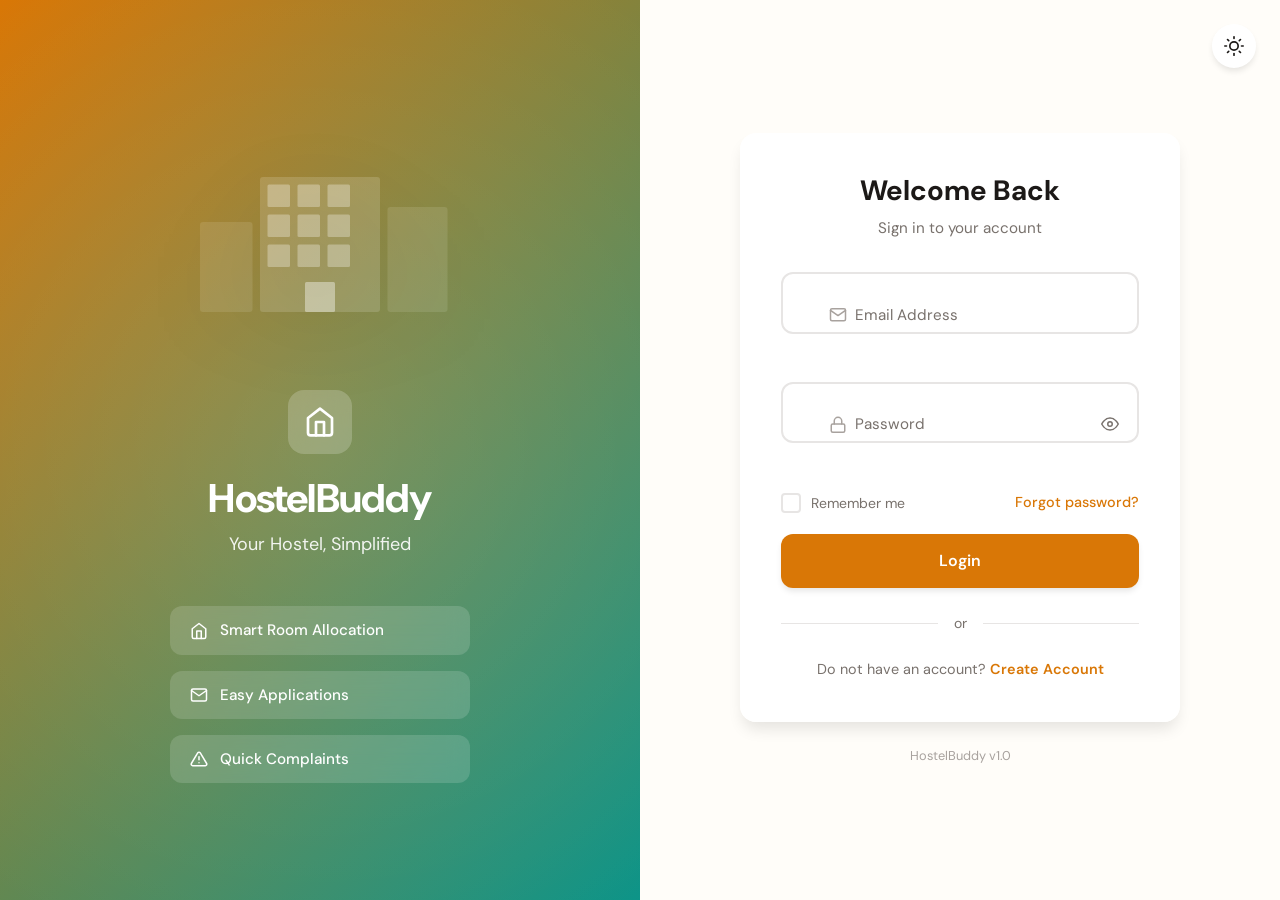
<file: frontend/index.html>
<!DOCTYPE html>
<html lang="en" data-theme="light">
<head>
  <meta charset="UTF-8">
  <meta name="viewport" content="width=device-width, initial-scale=1.0">
  <title>HostelBuddy - Hostel Management System</title>
  <meta name="description" content="HostelBuddy - Smart Hostel Management System for Students and Administrators">

  <!-- Fonts -->
  <link rel="preconnect" href="https://fonts.googleapis.com">
  <link rel="preconnect" href="https://fonts.gstatic.com" crossorigin>
  <link href="https://fonts.googleapis.com/css2?family=DM+Sans:ital,opsz,wght@0,9..40,400;0,9..40,500;0,9..40,600;0,9..40,700;1,9..40,400&family=JetBrains+Mono:wght@400;500;600&family=Plus+Jakarta+Sans:wght@500;600;700;800&display=swap" rel="stylesheet">

  <!-- CSS Files -->
  <link rel="stylesheet" href="css/reset.css">
  <link rel="stylesheet" href="css/variables.css">
  <link rel="stylesheet" href="css/layout.css">
  <link rel="stylesheet" href="css/components.css">
  <link rel="stylesheet" href="css/animations.css">
  <link rel="stylesheet" href="css/login.css">
  <link rel="stylesheet" href="css/student.css">
  <link rel="stylesheet" href="css/admin.css">
  <link rel="stylesheet" href="css/superadmin.css">
  <link rel="stylesheet" href="css/forms.css">
  
  <!-- Favicon -->
  <link rel="icon" type="image/svg+xml" href="assets/images/logo.svg">
</head>
<body style="background:#FAF5EE;">
  <!-- App Root - Pages render here -->
  <div id="app"><div style="display:flex;align-items:center;justify-content:center;min-height:100vh;font-family:system-ui;color:#78716C;"><p>Loading HostelBuddy...</p></div></div>

  <!-- Toast Container -->
  <div class="toast-container" id="toastContainer"></div>

  <!-- Core JS -->
  <script src="js/icons.js"></script>
  <script src="js/theme.js"></script>
  <script src="js/store.js"></script>
  <script src="js/animations.js"></script>
  <script src="js/utils.js"></script>
  <script src="js/api.js"></script>
  <script src="js/auth.js"></script>
  <script src="js/app.js"></script>
  
  <!-- Components -->
  <script src="js/components/sidebar.js"></script>
  <script src="js/components/navbar.js"></script>
  <script src="js/components/modal.js"></script>
  <script src="js/components/toast.js"></script>
  <script src="js/components/table.js"></script>
  <script src="js/components/card.js"></script>
  
  <!-- Student Pages -->
  <script src="js/pages/login.js"></script>
  <script src="js/pages/student/dashboard.js"></script>
  <script src="js/pages/student/application.js"></script>
  <script src="js/pages/student/myhostel.js"></script>
  <script src="js/pages/student/complaints.js"></script>
  <script src="js/pages/student/visitors.js"></script>
  <script src="js/pages/student/announcements.js"></script>
  <script src="js/pages/student/profile.js"></script>
  
  <!-- Admin Pages -->
  <script src="js/pages/admin/dashboard.js"></script>
  <script src="js/pages/admin/applications.js"></script>
  <script src="js/pages/admin/allocation.js"></script>
  <script src="js/pages/admin/rooms.js"></script>
  <script src="js/pages/admin/complaints.js"></script>
  <script src="js/pages/admin/visitors.js"></script>
  <script src="js/pages/admin/announcements.js"></script>
  <script src="js/pages/admin/students.js"></script>
  <script src="js/pages/admin/reports.js"></script>
  <script src="js/pages/admin/profile.js"></script>
  <script src="js/pages/admin/settings.js"></script>
  
  <!-- Super Admin Pages -->
  <script src="js/pages/superadmin/dashboard.js"></script>
  <script src="js/pages/superadmin/hostels.js"></script>
  <script src="js/pages/superadmin/admins.js"></script>
  <script src="js/pages/superadmin/users.js"></script>
  <script src="js/pages/superadmin/settings.js"></script>
  <script src="js/pages/superadmin/reports.js"></script>
  
  <!-- App Init -->
  <script>
    /* ============================================
       HostelBuddy SPA Router
       Single hashchange listener, no duplicates.
       ============================================ */
    (function() {
      'use strict';

      let currentHash = ''; // track to avoid duplicate renders

      function getUser() {
        try {
          return JSON.parse(localStorage.getItem('hb_user') || 'null');
        } catch (e) {
          return null;
        }
      }

      function navigate(hash) {
        window.location.hash = hash;
      }

      /* ---- Initial route ---- */
      document.addEventListener('DOMContentLoaded', function() {
        var app = document.getElementById('app');
        route(app);
      });

      /* ---- Single hashchange listener ---- */
      window.addEventListener('hashchange', function() {
        var app = document.getElementById('app');
        route(app);
      });

      /* ---- Route handler ---- */
      function route(app) {
        var hash = window.location.hash.slice(1) || 'login';
        var user = getUser();

        /* Already rendered this hash? skip. */
        if (hash === currentHash) return;
        currentHash = hash;

        if (!hash || hash === 'login') {
          if (user && user.token) {
            currentHash = ''; // will re-render on next hash
            navigate('#' + user.role + '/dashboard');
            return;
          }
          renderLoginPage(app);
        } else if (user && user.token) {
          var parts = hash.split('/');
          var role = parts[0] || 'student';
          var page = parts[1] || 'dashboard';
          renderDashboard(app, role, page);
        } else {
          currentHash = '';
          navigate('#login');
        }
      }

      /* ============================================
         LOGIN PAGE RENDERER
         ============================================ */
      function renderLoginPage(container) {
        container.innerHTML = `
          <!-- Theme Toggle -->
          <button class="theme-toggle" id="themeToggle" aria-label="Toggle theme">
            <svg class="icon-sun" xmlns="http://www.w3.org/2000/svg" width="20" height="20" viewBox="0 0 24 24" fill="none" stroke="currentColor" stroke-width="2" stroke-linecap="round" stroke-linejoin="round">
              <circle cx="12" cy="12" r="5"></circle>
              <line x1="12" y1="1" x2="12" y2="3"></line>
              <line x1="12" y1="21" x2="12" y2="23"></line>
              <line x1="4.22" y1="4.22" x2="5.64" y2="5.64"></line>
              <line x1="18.36" y1="18.36" x2="19.78" y2="19.78"></line>
              <line x1="1" y1="12" x2="3" y2="12"></line>
              <line x1="21" y1="12" x2="23" y2="12"></line>
              <line x1="4.22" y1="19.78" x2="5.64" y2="18.36"></line>
              <line x1="18.36" y1="5.64" x2="19.78" y2="4.22"></line>
            </svg>
            <svg class="icon-moon" xmlns="http://www.w3.org/2000/svg" width="20" height="20" viewBox="0 0 24 24" fill="none" stroke="currentColor" stroke-width="2" stroke-linecap="round" stroke-linejoin="round">
              <path d="M21 12.79A9 9 0 1 1 11.21 3 7 7 0 0 0 21 12.79z"></path>
            </svg>
          </button>

          <div class="login-container">
            <div class="login-left fade-in">
              <div class="login-left-content">
                <div class="illustration">
                  <svg viewBox="0 0 400 300" fill="none" xmlns="http://www.w3.org/2000/svg">
                    <rect x="120" y="80" width="160" height="180" rx="4" fill="rgba(255,255,255,0.15)"/>
                    <rect x="130" y="90" width="30" height="30" rx="2" fill="rgba(255,255,255,0.3)"/>
                    <rect x="170" y="90" width="30" height="30" rx="2" fill="rgba(255,255,255,0.3)"/>
                    <rect x="210" y="90" width="30" height="30" rx="2" fill="rgba(255,255,255,0.3)"/>
                    <rect x="130" y="130" width="30" height="30" rx="2" fill="rgba(255,255,255,0.3)"/>
                    <rect x="170" y="130" width="30" height="30" rx="2" fill="rgba(255,255,255,0.3)"/>
                    <rect x="210" y="130" width="30" height="30" rx="2" fill="rgba(255,255,255,0.3)"/>
                    <rect x="130" y="170" width="30" height="30" rx="2" fill="rgba(255,255,255,0.3)"/>
                    <rect x="170" y="170" width="30" height="30" rx="2" fill="rgba(255,255,255,0.3)"/>
                    <rect x="210" y="170" width="30" height="30" rx="2" fill="rgba(255,255,255,0.3)"/>
                    <rect x="180" y="220" width="40" height="40" rx="2" fill="rgba(255,255,255,0.4)"/>
                    <rect x="40" y="140" width="70" height="120" rx="4" fill="rgba(255,255,255,0.1)"/>
                    <rect x="290" y="120" width="80" height="140" rx="4" fill="rgba(255,255,255,0.1)"/>
                  </svg>
                </div>
                <div class="login-brand">
                  <div class="brand-icon">
                    <svg xmlns="http://www.w3.org/2000/svg" width="32" height="32" viewBox="0 0 24 24" fill="none" stroke="currentColor" stroke-width="2" stroke-linecap="round" stroke-linejoin="round">
                      <path d="M3 9l9-7 9 7v11a2 2 0 0 1-2 2H5a2 2 0 0 1-2-2z"></path>
                      <polyline points="9 22 9 12 15 12 15 22"></polyline>
                    </svg>
                  </div>
                  <h1 class="brand-name">HostelBuddy</h1>
                  <p class="brand-tagline">Your Hostel, Simplified</p>
                </div>
                <div class="login-features">
                  <div class="feature-item fade-in stagger-1">
                    <span class="feature-icon"><svg xmlns="http://www.w3.org/2000/svg" width="18" height="18" viewBox="0 0 24 24" fill="none" stroke="currentColor" stroke-width="2" stroke-linecap="round" stroke-linejoin="round"><path d="M3 9l9-7 9 7v11a2 2 0 0 1-2 2H5a2 2 0 0 1-2-2z"/><polyline points="9 22 9 12 15 12 15 22"/></svg></span>
                    <span class="feature-text">Smart Room Allocation</span>
                  </div>
                  <div class="feature-item fade-in stagger-2">
                    <span class="feature-icon"><svg xmlns="http://www.w3.org/2000/svg" width="18" height="18" viewBox="0 0 24 24" fill="none" stroke="currentColor" stroke-width="2" stroke-linecap="round" stroke-linejoin="round"><path d="M4 4h16c1.1 0 2 .9 2 2v12c0 1.1-.9 2-2 2H4c-1.1 0-2-.9-2-2V6c0-1.1.9-2 2-2z"/><polyline points="22,6 12,13 2,6"/></svg></span>
                    <span class="feature-text">Easy Applications</span>
                  </div>
                  <div class="feature-item fade-in stagger-3">
                    <span class="feature-icon"><svg xmlns="http://www.w3.org/2000/svg" width="18" height="18" viewBox="0 0 24 24" fill="none" stroke="currentColor" stroke-width="2" stroke-linecap="round" stroke-linejoin="round"><path d="M10.29 3.86L1.82 18a2 2 0 0 0 1.71 3h16.94a2 2 0 0 0 1.71-3L13.71 3.86a2 2 0 0 0-3.42 0z"/><line x1="12" y1="9" x2="12" y2="13"/><line x1="12" y1="17" x2="12.01" y2="17"/></svg></span>
                    <span class="feature-text">Quick Complaints</span>
                  </div>
                </div>
              </div>
            </div>

            <div class="login-right fade-in stagger-2">
              <div class="login-form-container">
                <div class="login-card glass-panel" id="loginCard">
                  <div class="login-header">
                    <h2 class="login-title">Welcome Back</h2>
                    <p class="login-subtitle">Sign in to your account</p>
                  </div>
                  
                  <form id="loginForm" class="login-form" novalidate>
                    <div class="input-group">
                      <input type="email" id="loginEmail" name="email" placeholder=" " required>
                      <label for="loginEmail">
                        <svg xmlns="http://www.w3.org/2000/svg" width="18" height="18" viewBox="0 0 24 24" fill="none" stroke="currentColor" stroke-width="2" stroke-linecap="round" stroke-linejoin="round">
                          <path d="M4 4h16c1.1 0 2 .9 2 2v12c0 1.1-.9 2-2 2H4c-1.1 0-2-.9-2-2V6c0-1.1.9-2 2-2z"></path>
                          <polyline points="22,6 12,13 2,6"></polyline>
                        </svg>
                        Email Address
                      </label>
                      <span class="input-error" id="emailError"></span>
                    </div>
                    
                    <div class="input-group">
                      <input type="password" id="loginPassword" name="password" placeholder=" " required>
                      <label for="loginPassword">
                        <svg xmlns="http://www.w3.org/2000/svg" width="18" height="18" viewBox="0 0 24 24" fill="none" stroke="currentColor" stroke-width="2" stroke-linecap="round" stroke-linejoin="round">
                          <rect x="3" y="11" width="18" height="11" rx="2" ry="2"></rect>
                          <path d="M7 11V7a5 5 0 0 1 10 0v4"></path>
                        </svg>
                        Password
                      </label>
                      <button type="button" class="password-toggle" id="passwordToggle" aria-label="Toggle password visibility">
                        <svg class="eye-icon" xmlns="http://www.w3.org/2000/svg" width="18" height="18" viewBox="0 0 24 24" fill="none" stroke="currentColor" stroke-width="2" stroke-linecap="round" stroke-linejoin="round">
                          <path d="M1 12s4-8 11-8 11 8 11 8-4 8-11 8-11-8-11-8z"></path>
                          <circle cx="12" cy="12" r="3"></circle>
                        </svg>
                        <svg class="eye-off-icon" xmlns="http://www.w3.org/2000/svg" width="18" height="18" viewBox="0 0 24 24" fill="none" stroke="currentColor" stroke-width="2" stroke-linecap="round" stroke-linejoin="round" style="display:none">
                          <path d="M17.94 17.94A10.07 10.07 0 0 1 12 20c-7 0-11-8-11-8a18.45 18.45 0 0 1 5.06-5.94M9.9 4.24A9.12 9.12 0 0 1 12 4c7 0 11 8 11 8a18.5 18.5 0 0 1-2.16 3.19m-6.72-1.07a3 3 0 1 1-4.24-4.24"></path>
                          <line x1="1" y1="1" x2="23" y2="23"></line>
                        </svg>
                      </button>
                      <span class="input-error" id="passwordError"></span>
                    </div>
                    
                    <div class="login-options">
                      <label class="checkbox-label">
                        <input type="checkbox" id="rememberMe" name="remember">
                        <span class="custom-checkbox"></span>
                        <span>Remember me</span>
                      </label>
                      <a href="#" class="forgot-password">Forgot password?</a>
                    </div>
                    
                    <button type="submit" class="login-btn magnetic-btn ripple-btn btn-lg" id="loginBtn">
                      <span class="btn-text">Login</span>
                      <span class="btn-loader" style="display:none">
                        <svg class="spinner" xmlns="http://www.w3.org/2000/svg" width="20" height="20" viewBox="0 0 24 24" fill="none" stroke="currentColor" stroke-width="2">
                          <circle cx="12" cy="12" r="10" stroke-dasharray="31.42" stroke-dashoffset="10"></circle>
                        </svg>
                      </span>
                    </button>
                  </form>
                  
                  <div class="login-divider">
                    <span>or</span>
                  </div>
                  
                  <div class="login-footer">
                    <p>Do not have an account? <a href="#" id="showRegister" class="link-primary">Create Account</a></p>
                  </div>
                </div>
                
                <div class="login-version">
                  <p>HostelBuddy v1.0</p>
                </div>
              </div>
            </div>
          </div>
        `;
        
        /* Initialize login page — wrapped so errors don't break anything */
        try {
          if (typeof LoginPage !== 'undefined' && LoginPage.init) {
            LoginPage.init();
          }
        } catch (e) {
          console.error('[HostelBuddy] LoginPage.init error:', e);
        }
      }

      /* ============================================
         DASHBOARD LAYOUT RENDERER
         Fully fault-tolerant: each component is isolated
         ============================================ */
      function renderDashboard(container, role, page) {
        var user = {};
        try { user = JSON.parse(localStorage.getItem('hb_user') || '{}'); } catch(e) {}

        var pageKey = role + '/' + page;
        var pageContent = '';
        var sidebarHTML = '';
        var navbarHTML = '';

        /* --- Page content --- */
        var pageRenderers = {
          'student/dashboard':      function() { return StudentDashboard.render(); },
          'student/application':    function() { return StudentApplication.render(); },
          'student/myhostel':       function() { return StudentMyHostel.render(); },
          'student/complaints':     function() { return StudentComplaints.render(); },
          'student/visitors':       function() { return StudentVisitors.render(); },
          'student/announcements':  function() { return StudentAnnouncements.render(); },
          'student/profile':        function() { return StudentProfile.render(); },
          'admin/dashboard':        function() { return AdminDashboard.render(); },
          'admin/applications':     function() { return AdminApplications.render(); },
          'admin/allocation':       function() { return AdminAllocation.render(); },
          'admin/rooms':            function() { return AdminRooms.render(); },
          'admin/students':         function() { return AdminStudents.render(); },
          'admin/complaints':       function() { return AdminComplaints.render(); },
          'admin/visitors':         function() { return AdminVisitors.render(); },
          'admin/announcements':    function() { return AdminAnnouncements.render(); },
          'admin/reports':          function() { return Reports.render(); },
          'admin/profile':          function() { return AdminProfile.render(); },
          'admin/settings':         function() { return AdminSettings.render(); },
          'superadmin/dashboard':   function() { return SuperAdminDashboard.render(); },
          'superadmin/hostels':     function() { return SuperAdminHostels.render(); },
          'superadmin/admins':      function() { return SuperAdminAdmins.render(); },
          'superadmin/users':       function() { return SuperAdminUsers.render(); },
          'superadmin/reports':     function() { return SuperAdminReports.render(); },
          'superadmin/settings':    function() { return SuperAdminSettings.render(); },
        };

        var renderer = pageRenderers[pageKey];
        if (renderer) {
          try {
            pageContent = renderer();
          } catch (e) {
            console.error('[HostelBuddy] Page render error:', pageKey, e);
            pageContent = '<div style="padding:40px;text-align:center"><h2>Page Error</h2><p style="color:#78716C">Failed to render ' + pageKey + '</p><pre style="text-align:left;background:#f5f0e6;padding:16px;border-radius:8px;margin-top:16px;overflow:auto;font-size:13px;max-width:600px">' + e.stack + '</pre></div>';
          }
        } else {
          pageContent = '<div style="padding:40px;text-align:center"><h2>Page not found</h2><p style="color:#78716C">The page "' + pageKey + '" does not exist.</p></div>';
        }

        /* --- Page titles --- */
        var pageTitles = {
          'dashboard': 'Dashboard', 'application': 'Hostel Application', 'myhostel': 'My Hostel',
          'complaints': 'Complaints', 'visitors': 'Visitors', 'announcements': 'Announcements',
          'profile': 'Profile', 'applications': 'Applications', 'allocation': 'Room Allocation',
          'rooms': 'Rooms', 'reports': 'Reports', 'hostels': 'Hostels', 'admins': 'Admins',
          'users': 'Users', 'settings': 'Settings'
        };
        var pageTitle = pageTitles[page] || 'Dashboard';

        /* --- Sidebar --- */
        try {
          sidebarHTML = Sidebar.render(role, page);
        } catch (e) {
          console.error('[HostelBuddy] Sidebar render error:', e);
          sidebarHTML = '';
        }

        /* --- Navbar --- */
        try {
          navbarHTML = Navbar.render(pageTitle, user);
        } catch (e) {
          console.error('[HostelBuddy] Navbar render error:', e);
          navbarHTML = '';
        }

        /* --- Assemble layout --- */
        container.innerHTML = '<div class="app-layout">' +
          sidebarHTML +
          '<div class="main-content">' +
            navbarHTML +
            '<div class="page-content" id="pageContent">' +
              pageContent +
            '</div>' +
          '</div>' +
        '</div>';

        console.log('[HostelBuddy] Rendered:', pageKey);

        /* --- Post-render init (delayed so DOM is ready) --- */
        setTimeout(function() {
          try {
            var initMap = {
              'student/dashboard':      function() { StudentDashboard.init && StudentDashboard.init(); },
              'student/application':    function() { StudentApplication.init && StudentApplication.init(); },
              'student/myhostel':       function() { StudentMyHostel.init && StudentMyHostel.init(); },
              'student/complaints':     function() { StudentComplaints.init && StudentComplaints.init(); },
              'student/visitors':       function() { StudentVisitors.init && StudentVisitors.init(); },
              'student/announcements':  function() { StudentAnnouncements.init && StudentAnnouncements.init(); },
              'student/profile':        function() { StudentProfile.init && StudentProfile.init(); },
              'admin/dashboard':        function() { AdminDashboard.init && AdminDashboard.init(); },
              'admin/applications':     function() { AdminApplications.init && AdminApplications.init(); },
              'admin/allocation':       function() { AdminAllocation.init && AdminAllocation.init(); },
              'admin/rooms':            function() { AdminRooms.init && AdminRooms.init(); },
              'admin/students':         function() { AdminStudents.init && AdminStudents.init(); },
              'admin/complaints':       function() { AdminComplaints.init && AdminComplaints.init(); },
              'admin/visitors':         function() { AdminVisitors.init && AdminVisitors.init(); },
              'admin/announcements':    function() { AdminAnnouncements.init && AdminAnnouncements.init(); },
              'admin/reports':          function() { Reports.init && Reports.init(); },
              'admin/profile':          function() { AdminProfile.init && AdminProfile.init(); },
              'admin/settings':         function() { AdminSettings.init && AdminSettings.init(); },
              'superadmin/dashboard':   function() { SuperAdminDashboard.init && SuperAdminDashboard.init(); },
              'superadmin/hostels':     function() { SuperAdminHostels.init && SuperAdminHostels.init(); },
              'superadmin/admins':      function() { SuperAdminAdmins.init && SuperAdminAdmins.init(); },
              'superadmin/users':       function() { SuperAdminUsers.init && SuperAdminUsers.init(); },
              'superadmin/reports':     function() { SuperAdminReports.init && SuperAdminReports.init(); },
              'superadmin/settings':    function() { SuperAdminSettings.init && SuperAdminSettings.init(); }
            };
            if (initMap[pageKey]) initMap[pageKey]();
          } catch (e) {
            console.error('[HostelBuddy] Init error:', e);
          }
          try { Sidebar.init && Sidebar.init(); } catch(e) { console.error(e); }
          try { Navbar.init && Navbar.init(); } catch(e) { console.error(e); }
        }, 100);
      }

    })();
  </script>
</body>
</html>
</file>
<file: frontend/css/variables.css>
/* ==========================================================================
   HostelBuddy — Design Tokens
   Light mode (default) + dark mode via [data-theme="dark"].
   Single source of truth for the entire design system.
   ========================================================================== */

:root {
  /* ------------------------------------------------------------------
     Colour Palette — Light Mode
     ------------------------------------------------------------------ */

  /* Surfaces */
  --bg: #FFFDF9;
  --bg-secondary: #FAF5EE;
  --card: #FFFFFF;
  --sidebar: #1C1917;

  /* Brand */
  --primary: #D97706;
  --primary-hover: #B45309;
  --primary-light: rgba(217, 119, 6, 0.1);
  --secondary: #0D9488;
  --secondary-light: rgba(13, 148, 136, 0.1);

  /* Status */
  --danger: #DC2626;
  --danger-light: rgba(220, 38, 38, 0.1);
  --warning: #D97706;
  --warning-light: rgba(217, 119, 6, 0.1);
  --info: #3B82F6;
  --info-light: rgba(59, 130, 246, 0.1);
  --success: #0D9488;
  --success-light: rgba(13, 148, 136, 0.1);

  /* Text */
  --text: #1C1917;
  --text-secondary: #78716C;
  --text-muted: #A8A29E;

  /* Borders & surfaces */
  --border: #E7E5E4;
  --hover: #F5F0E6;

  /* Shadows */
  --shadow-sm: 0 1px 2px rgba(0, 0, 0, 0.05);
  --shadow-md: 0 4px 6px -1px rgba(0, 0, 0, 0.1);
  --shadow-lg: 0 10px 15px -3px rgba(0, 0, 0, 0.1);
  --shadow-dark: rgba(0, 0, 0, 0.1);
  --shadow-light: rgba(255, 255, 255, 0.7);

  /* Border radius */
  --radius-sm: 8px;
  --radius-md: 12px;
  --radius-lg: 16px;
  --radius-full: 9999px;

  /* Layout */
  --sidebar-width: 260px;
  --sidebar-collapsed: 70px;
  --navbar-height: 64px;

  /* Motion */
  --transition: 0.3s ease;
}

/* ------------------------------------------------------------------
   Colour Palette — Dark Mode
   Activated by <html data-theme="dark"> or media query.
   ------------------------------------------------------------------ */
[data-theme="dark"] {
  /* Surfaces */
  --bg: #0C0A09;
  --bg-secondary: #1C1917;
  --card: #1C1917;
  --sidebar: #0C0A09;

  /* Brand — brighter in dark mode for contrast */
  --primary: #F59E0B;
  --primary-hover: #D97706;
  --primary-light: rgba(245, 158, 11, 0.15);
  --secondary: #14B8A6;
  --secondary-light: rgba(20, 184, 166, 0.15);

  /* Status — same values, re-declared for clarity */
  --danger: #DC2626;
  --danger-light: rgba(220, 38, 38, 0.15);
  --warning: #F59E0B;
  --warning-light: rgba(245, 158, 11, 0.15);
  --info: #3B82F6;
  --info-light: rgba(59, 130, 246, 0.15);
  --success: #14B8A6;
  --success-light: rgba(20, 184, 166, 0.15);

  /* Text — lighter for dark backgrounds */
  --text: #FAFAF9;
  --text-secondary: #A8A29E;
  --text-muted: #78716C;

  /* Borders & surfaces */
  --border: rgba(255, 255, 255, 0.08);
  --hover: rgba(255, 255, 255, 0.05);

  /* Shadows — heavier in dark mode */
  --shadow-sm: 0 1px 2px rgba(0, 0, 0, 0.3);
  --shadow-md: 0 4px 6px rgba(0, 0, 0, 0.4);
  --shadow-lg: 0 10px 15px rgba(0, 0, 0, 0.5);
  --shadow-dark: rgba(0, 0, 0, 0.5);
  --shadow-light: rgba(255, 255, 255, 0.05);
}
</file>
<file: frontend/css/layout.css>
/* ==========================================================================
   HostelBuddy — Layout Utilities
   Mobile-first utility classes for rapid layout composition.
   ========================================================================== */

/* ---- Body base ---- */
body {
  font-family: 'DM Sans', ui-sans-serif, system-ui, -apple-system, BlinkMacSystemFont,
               'Segoe UI', Roboto, 'Helvetica Neue', Arial, sans-serif;
  background: var(--bg);
  color: var(--text);
}

/* ====================================================================
   1. Flexbox
   ==================================================================== */
.flex          { display: flex; }
.flex-col      { display: flex; flex-direction: column; }
.flex-wrap     { flex-wrap: wrap; }
.items-center  { align-items: center; }
.items-start   { align-items: flex-start; }
.justify-between { justify-content: space-between; }
.justify-center  { justify-content: center; }

/* ====================================================================
   2. Gap Scale
   ==================================================================== */
.gap-xs { gap: 4px; }
.gap-sm { gap: 8px; }
.gap-md { gap: 16px; }
.gap-lg { gap: 24px; }
.gap-xl { gap: 32px; }

/* ====================================================================
   3. Grid
   ==================================================================== */
.grid   { display: grid; }
.grid-2 { display: grid; grid-template-columns: repeat(2, 1fr); }
.grid-3 { display: grid; grid-template-columns: repeat(3, 1fr); }
.grid-4 { display: grid; grid-template-columns: repeat(4, 1fr); }

/* Bento grid — 4 columns with spanning helpers */
.bento-grid  { display: grid; grid-template-columns: repeat(4, 1fr); gap: 16px; }
.bento-large { grid-column: span 2; }
.bento-wide  { grid-column: span 2; }

/* Responsive collapse */
@media (max-width: 1023px) {
  .grid-3, .grid-4, .bento-grid { grid-template-columns: repeat(2, 1fr); }
}

@media (max-width: 767px) {
  .grid-2, .grid-3, .grid-4, .bento-grid { grid-template-columns: 1fr; }
  .bento-large, .bento-wide { grid-column: span 1; }
}

/* ====================================================================
   4. Spacing — Padding
   ==================================================================== */
.p-sm  { padding: 8px; }
.p-md  { padding: 16px; }
.p-lg  { padding: 24px; }
.p-xl  { padding: 32px; }

.px-sm { padding-left: 8px; padding-right: 8px; }
.px-md { padding-left: 16px; padding-right: 16px; }
.px-lg { padding-left: 24px; padding-right: 24px; }

.py-sm { padding-top: 8px; padding-bottom: 8px; }
.py-md { padding-top: 16px; padding-bottom: 16px; }
.py-lg { padding-top: 24px; padding-bottom: 24px; }

/* ====================================================================
   5. Spacing — Margin
   ==================================================================== */
.m-sm  { margin: 8px; }
.m-md  { margin: 16px; }
.m-lg  { margin: 24px; }
.mx-auto { margin-left: auto; margin-right: auto; }
.mt-auto { margin-top: auto; }
.mb-auto { margin-bottom: auto; }

/* ====================================================================
   6. Typography
   ==================================================================== */
.text-xs   { font-size: 0.75rem; }
.text-sm   { font-size: 0.875rem; }
.text-base { font-size: 1rem; }
.text-lg   { font-size: 1.125rem; }
.text-xl   { font-size: 1.25rem; }
.text-2xl  { font-size: 1.5rem; }
.text-3xl  { font-size: 1.875rem; }

.font-medium   { font-weight: 500; }
.font-semibold { font-weight: 600; }
.font-bold     { font-weight: 700; }

.text-center { text-align: center; }
.text-right  { text-align: right; }

/* ====================================================================
   7. Display
   ==================================================================== */
.hidden    { display: none; }
.block     { display: block; }
.relative  { position: relative; }
.absolute  { position: absolute; }
.fixed     { position: fixed; }
.sticky    { position: sticky; }

/* ====================================================================
   8. Width
   ==================================================================== */
.w-full   { width: 100%; }
.max-w-sm { max-width: 24rem; }
.max-w-md { max-width: 28rem; }
.max-w-lg { max-width: 32rem; }
.max-w-xl { max-width: 36rem; }

/* ====================================================================
   9. Overflow
   ==================================================================== */
.overflow-hidden { overflow: hidden; }
.overflow-auto   { overflow: auto; }

/* ====================================================================
   10. Cursor
   ==================================================================== */
.cursor-pointer { cursor: pointer; }

/* ====================================================================
   11. Transitions
   ==================================================================== */
.transition-all     { transition: all var(--transition); }
.transition-transform { transition: transform var(--transition); }

/* ====================================================================
   12. Border Radius
   ==================================================================== */
.rounded-sm   { border-radius: var(--radius-sm); }
.rounded-md   { border-radius: var(--radius-md); }
.rounded-lg   { border-radius: var(--radius-lg); }
.rounded-full { border-radius: var(--radius-full); }

/* ====================================================================
   13. Background Helpers
   ==================================================================== */
.bg-card { background: var(--card); }
.bg-hover { background: var(--hover); }

/* ====================================================================
   14. Container
   ==================================================================== */
.container {
  width: 100%;
  max-width: 1200px;
  margin-left: auto;
  margin-right: auto;
  padding-left: 16px;
  padding-right: 16px;
}

/* ====================================================================
   15. Divider
   ==================================================================== */
.divider {
  height: 1px;
  background: var(--border);
  border: none;
  margin: 16px 0;
}
</file>
<file: frontend/css/components.css>
/* ==========================================================================
   HostelBuddy — Reusable Components
   Buttons, badges, cards, spotlight, tilt, glass, forms, progress,
   toggle, avatar, skeleton, notification dots, sidebar, navbar.
   ========================================================================== */

/* ====================================================================
   1. Buttons — Magnetic (primary CTA)
   ==================================================================== */
.magnetic-btn {
  display: inline-flex;
  align-items: center;
  justify-content: center;
  gap: 8px;
  padding: 14px 32px;
  background: var(--primary);
  color: #fff;
  border: none;
  border-radius: var(--radius-full);
  font-size: 0.9375rem;
  font-weight: 600;
  cursor: pointer;
  box-shadow: var(--shadow-md);
  transition: all var(--transition);
  will-change: transform;
}

.magnetic-btn:hover {
  background: var(--primary-hover);
  box-shadow: var(--shadow-lg);
  transform: translateY(-2px);
}

.magnetic-btn:active {
  transform: translateY(0);
}

/* ---- Ripple effect wrapper ---- */
.ripple-btn {
  position: relative;
  overflow: hidden;
}

.ripple {
  position: absolute;
  border-radius: 50%;
  background: rgba(255, 255, 255, 0.4);
  transform: scale(0);
  pointer-events: none;
  animation: rippleExpand 0.6s ease-out forwards;
}

@keyframes rippleExpand {
  to {
    transform: scale(4);
    opacity: 0;
  }
}

/* ---- Secondary (neumorphic) ---- */
.btn-secondary {
  display: inline-flex;
  align-items: center;
  justify-content: center;
  gap: 8px;
  padding: 12px 24px;
  background: var(--bg-secondary);
  color: var(--text);
  border: none;
  border-radius: var(--radius-md);
  font-size: 0.875rem;
  font-weight: 600;
  cursor: pointer;
  box-shadow:
    6px 6px 12px var(--shadow-dark),
    -6px -6px 12px var(--shadow-light);
  transition: all var(--transition);
}

.btn-secondary:hover {
  box-shadow:
    4px 4px 8px var(--shadow-dark),
    -4px -4px 8px var(--shadow-light);
  transform: translateY(-1px);
}

/* ---- Danger ---- */
.btn-danger {
  display: inline-flex;
  align-items: center;
  justify-content: center;
  gap: 8px;
  padding: 12px 24px;
  background: var(--danger);
  color: #fff;
  border: none;
  border-radius: var(--radius-md);
  font-size: 0.875rem;
  font-weight: 600;
  cursor: pointer;
  box-shadow: var(--shadow-md);
  transition: all var(--transition);
}

.btn-danger:hover {
  background: #B91C1C;
  transform: translateY(-1px);
}

/* ---- Sizes ---- */
.btn-sm {
  padding: 8px 16px;
  font-size: 0.8125rem;
}

.btn-lg {
  padding: 16px 40px;
  font-size: 1rem;
}

/* ====================================================================
   2. Badges
   ==================================================================== */
.badge {
  display: inline-flex;
  align-items: center;
  gap: 4px;
  padding: 0.25rem 0.75rem;
  border-radius: var(--radius-full);
  font-size: 0.75rem;
  font-weight: 600;
  white-space: nowrap;
}

.badge-success {
  background: var(--success-light, rgba(13, 148, 136, 0.1));
  color: var(--secondary);
}

.badge-warning {
  background: var(--warning-light, rgba(217, 119, 6, 0.1));
  color: var(--warning);
}

.badge-danger {
  background: var(--danger-light, rgba(220, 38, 38, 0.1));
  color: var(--danger);
}

.badge-info {
  background: var(--info-light, rgba(59, 130, 246, 0.1));
  color: var(--info);
}

.badge-student {
  background: rgba(16, 185, 129, 0.15);
  color: #10B981;
}

.badge-admin {
  background: rgba(139, 92, 246, 0.15);
  color: #8B5CF6;
}

.badge-superadmin {
  background: rgba(245, 158, 11, 0.15);
  color: #F59E0B;
}

/* ====================================================================
   3. Cards
   ==================================================================== */
.card {
  background: var(--card);
  border-radius: var(--radius-lg);
  padding: 24px;
  box-shadow: var(--shadow-md);
  border: 1px solid var(--border);
  transition: all var(--transition);
}

.card:hover {
  box-shadow: var(--shadow-lg);
  transform: translateY(-2px);
}

/* ---- Stat card ---- */
.stat-card {
  background: var(--card);
  border-radius: var(--radius-lg);
  padding: 24px;
  box-shadow: var(--shadow-md);
  border: 1px solid var(--border);
  display: flex;
  flex-direction: column;
  gap: var(--space-md, 16px);
  transition: all var(--transition);
}

.stat-card:hover {
  box-shadow: var(--shadow-lg);
  transform: translateY(-2px);
}

.stat-header {
  display: flex;
  justify-content: space-between;
  align-items: center;
}

.stat-label {
  color: var(--text-secondary);
  font-size: 0.875rem;
  font-weight: 500;
}

.stat-value {
  font-size: 1.5rem;
  font-weight: 700;
  font-family: "JetBrains Mono", ui-monospace, SFMono-Regular, Menlo, monospace;
  letter-spacing: -0.02em;
  color: var(--text);
}

.stat-trend {
  font-size: 0.875rem;
  font-weight: 600;
}

.stat-trend.up {
  color: var(--secondary);
}

.stat-trend.danger {
  color: var(--danger);
}

/* ====================================================================
   4. Spotlight Card — Mouse-follow glow
   ==================================================================== */
.spotlight-card {
  position: relative;
  overflow: hidden;
  border-radius: var(--radius-lg);
  background: var(--card);
  border: 1px solid var(--border);
  box-shadow: var(--shadow-md);
  transition: box-shadow var(--transition);
}

.spotlight-card::before {
  content: "";
  position: absolute;
  width: 300px;
  height: 300px;
  background: radial-gradient(circle, var(--primary) at center, transparent 70%);
  opacity: 0;
  transform: translate(
    calc(var(--mouse-x, 0px) - 150px),
    calc(var(--mouse-y, 0px) - 150px)
  );
  transition: opacity 0.3s ease;
  pointer-events: none;
  z-index: 0;
}

.spotlight-card:hover::before {
  opacity: 0.15;
}

.spotlight-card > * {
  position: relative;
  z-index: 1;
}

/* ====================================================================
   5. 3D Tilt Card
   ==================================================================== */
.tilt-card {
  perspective: 1000px;
  transform-style: preserve-3d;
  will-change: transform;
  transition: transform 0.1s ease-out, box-shadow 0.3s ease;
}

/* ====================================================================
   6. Glass Panel — Frosted glass
   ==================================================================== */
.glass-panel {
  background: rgba(255, 255, 255, 0.85);
  backdrop-filter: blur(16px);
  -webkit-backdrop-filter: blur(16px);
  border: 1px solid rgba(255, 255, 255, 0.3);
  box-shadow: 0 8px 32px rgba(0, 0, 0, 0.08);
  border-radius: var(--radius-lg);
}

[data-theme="dark"] .glass-panel {
  background: rgba(28, 25, 23, 0.85);
  border: 1px solid rgba(255, 255, 255, 0.1);
}

/* ====================================================================
   7. Forms — Floating label inputs
   ==================================================================== */
.input-group {
  position: relative;
  margin-bottom: 16px;
}

.input-group input,
.input-group select,
.input-group textarea {
  width: 100%;
  padding: 1.25rem 1rem 0.5rem;
  border: 2px solid var(--border);
  border-radius: var(--radius-md);
  background: var(--card);
  font-size: 1rem;
  color: var(--text);
  transition: border-color var(--transition), box-shadow var(--transition);
  outline: none;
}

.input-group input:focus,
.input-group select:focus,
.input-group textarea:focus {
  border-color: var(--primary);
  box-shadow: 0 0 0 4px var(--primary-light);
}

.input-group label {
  position: absolute;
  left: 1rem;
  top: 50%;
  transform: translateY(-50%);
  color: var(--text-secondary);
  font-size: 1rem;
  transition: all 0.2s ease;
  pointer-events: none;
  background: transparent;
}

/* Float label on focus or when value is present */
.input-group input:focus + label,
.input-group input:not(:placeholder-shown) + label,
.input-group select:focus + label,
.input-group select:not([value=""]) + label,
.input-group textarea:focus + label,
.input-group textarea:not(:placeholder-shown) + label {
  top: 0.5rem;
  transform: translateY(0);
  font-size: 0.75rem;
  color: var(--primary);
}

/* Error state */
.input-group input.error,
.input-group select.error {
  border-color: var(--danger);
  box-shadow: 0 0 0 4px var(--danger-light);
}

.input-error {
  font-size: 0.75rem;
  color: var(--danger);
  margin-top: 4px;
}

/* ====================================================================
   8. Progress Bar
   ==================================================================== */
.progress {
  height: 8px;
  background: var(--border);
  border-radius: 4px;
  overflow: hidden;
}

.progress-fill {
  height: 100%;
  background: linear-gradient(90deg, var(--primary), var(--secondary));
  border-radius: 4px;
  transition: width 0.5s ease;
}

/* ====================================================================
   9. Toggle Switch
   ==================================================================== */
.toggle {
  width: 44px;
  height: 24px;
  background: var(--border);
  border-radius: 12px;
  position: relative;
  cursor: pointer;
  transition: background var(--transition);
  border: none;
  padding: 0;
}

.toggle.active {
  background: var(--primary);
}

.toggle::after {
  content: "";
  position: absolute;
  width: 18px;
  height: 18px;
  background: #fff;
  border-radius: 50%;
  top: 3px;
  left: 3px;
  transition: transform 0.3s cubic-bezier(0.68, -0.55, 0.265, 1.55);
  box-shadow: 0 2px 4px rgba(0, 0, 0, 0.2);
}

.toggle.active::after {
  transform: translateX(20px);
}

/* ====================================================================
   10. Avatar
   ==================================================================== */
.avatar {
  width: 40px;
  height: 40px;
  border-radius: 50%;
  background: linear-gradient(135deg, var(--primary), var(--secondary));
  display: flex;
  align-items: center;
  justify-content: center;
  color: #fff;
  font-weight: 700;
  font-size: 0.875rem;
  flex-shrink: 0;
}

.avatar-lg {
  width: 64px;
  height: 64px;
  font-size: 1.25rem;
}

/* ====================================================================
   11. Skeleton Loader
   ==================================================================== */
.skeleton {
  background: linear-gradient(
    90deg,
    var(--border) 25%,
    var(--hover) 50%,
    var(--border) 75%
  );
  background-size: 200% 100%;
  animation: shimmer 1.5s infinite;
  border-radius: 8px;
}

@keyframes shimmer {
  0% {
    background-position: 200% 0;
  }
  100% {
    background-position: -200% 0;
  }
}

/* ====================================================================
   12. Notification Dot
   ==================================================================== */
.notification-icon {
  position: relative;
}

.notification-dot {
  position: absolute;
  top: -4px;
  right: -4px;
  min-width: 18px;
  height: 18px;
  background: var(--danger);
  border-radius: 9px;
  border: 2px solid var(--bg);
  font-size: 0.625rem;
  font-weight: 700;
  color: #fff;
  display: flex;
  align-items: center;
  justify-content: center;
  padding: 0 4px;
  animation: pulse 2s infinite;
}

@keyframes pulse {
  0%, 100% {
    transform: scale(1);
    opacity: 1;
  }
  50% {
    transform: scale(1.1);
    opacity: 0.9;
  }
}

/* ====================================================================
   13. Table (shared)
   ==================================================================== */
.table-container {
  overflow-x: auto;
  -webkit-overflow-scrolling: touch;
}

.table {
  width: 100%;
  border-collapse: collapse;
  text-align: left;
}

.table th {
  padding: 12px 16px;
  font-size: 0.75rem;
  font-weight: 600;
  color: var(--text-secondary);
  text-transform: uppercase;
  letter-spacing: 0.05em;
  background: var(--bg-secondary);
  border-bottom: 1px solid var(--border);
}

.table td {
  padding: 12px 16px;
  font-size: 0.875rem;
  border-bottom: 1px solid var(--border);
}

.table tr:hover td {
  background: var(--hover);
}

/* ====================================================================
   14. Modal (shared)
   ==================================================================== */
.modal-overlay {
  position: fixed;
  inset: 0;
  background: rgba(0, 0, 0, 0.5);
  display: flex;
  align-items: center;
  justify-content: center;
  z-index: 1000;
  animation: fadeIn 0.2s ease;
  padding: 16px;
}

.modal-overlay.hidden {
  display: none;
}

.modal {
  background: var(--card);
  border-radius: var(--radius-lg);
  max-width: 500px;
  width: 90%;
  max-height: 90vh;
  overflow-y: auto;
  box-shadow: var(--shadow-lg);
  border: 1px solid var(--border);
  animation: scaleIn 0.2s ease;
}

.modal-header {
  padding: 20px 24px;
  border-bottom: 1px solid var(--border);
  display: flex;
  align-items: center;
  justify-content: space-between;
}

.modal-header h3 {
  font-size: 1.125rem;
  font-weight: 700;
}

.modal-body {
  padding: 24px;
}

.modal-footer {
  padding: 16px 24px;
  border-top: 1px solid var(--border);
  display: flex;
  justify-content: flex-end;
  gap: 8px;
}

.modal-close {
  font-size: 1.25rem;
  color: var(--text-secondary);
  cursor: pointer;
  background: none;
  border: none;
  padding: 4px;
}

.modal-close:hover {
  color: var(--text);
}

/* ====================================================================
   15. Toast (shared)
   ==================================================================== */
.toast-container {
  position: fixed;
  top: 16px;
  right: 16px;
  z-index: 2000;
  display: flex;
  flex-direction: column;
  gap: 8px;
  pointer-events: none;
}

.toast {
  padding: 16px 20px;
  border-radius: var(--radius-md);
  box-shadow: var(--shadow-lg);
  font-size: 0.875rem;
  font-weight: 500;
  pointer-events: all;
  animation: slideInRight 300ms ease;
  min-width: 280px;
  border: 1px solid var(--border);
}

.toast-success {
  background: var(--success-light);
  color: var(--secondary);
  border-color: var(--secondary);
}

.toast-error {
  background: var(--danger-light);
  color: var(--danger);
  border-color: var(--danger);
}

.toast-info {
  background: var(--info-light);
  color: var(--info);
  border-color: var(--info);
}

.toast-warning {
  background: var(--warning-light);
  color: var(--warning);
  border-color: var(--warning);
}

/* ====================================================================
   16. Empty State
   ==================================================================== */
.empty-state {
  text-align: center;
  padding: 48px;
  color: var(--text-secondary);
}

/* ====================================================================
   17. Role Selector (login)
   ==================================================================== */
.role-selector {
  display: flex;
  gap: 12px;
  margin-bottom: 24px;
}

.role-option {
  flex: 1;
  padding: 16px;
  border: 2px solid var(--border);
  border-radius: var(--radius-md);
  text-align: center;
  cursor: pointer;
  transition: all 150ms ease;
  background: var(--card);
}

.role-option:hover {
  border-color: var(--primary);
}

.role-option.active {
  border-color: var(--primary);
  background: var(--primary-light);
}

.role-option .role-icon {
  font-size: 1.5rem;
  margin-bottom: 4px;
}

.role-option .role-name {
  font-weight: 600;
  font-size: 0.875rem;
  color: var(--text);
}

/* ====================================================================
   18. Filter Bar
   ==================================================================== */
.filter-bar {
  display: flex;
  gap: 12px;
  margin-bottom: 20px;
  flex-wrap: wrap;
  align-items: flex-end;
}

.filter-group {
  display: flex;
  flex-direction: column;
  gap: 4px;
}

.filter-group--search {
  flex: 1;
  min-width: 200px;
}

.filter-label {
  font-size: 0.75rem;
  font-weight: 600;
  color: var(--text-secondary);
}

/* ====================================================================
   19. Animations (shared keyframes)
   ==================================================================== */
@keyframes fadeIn {
  from { opacity: 0; }
  to   { opacity: 1; }
}

@keyframes scaleIn {
  from { opacity: 0; transform: scale(0.95); }
  to   { opacity: 1; transform: scale(1); }
}

@keyframes slideInRight {
  from { opacity: 0; transform: translateX(100%); }
  to   { opacity: 1; transform: translateX(0); }
}

@keyframes slideOut {
  from { opacity: 1; transform: translateX(0); }
  to   { opacity: 0; transform: translateX(100%); }
}

/* ====================================================================
   20. SIDEBAR
   ==================================================================== */
.sidebar {
  position: fixed;
  top: 0;
  left: 0;
  width: var(--sidebar-width, 260px);
  height: 100vh;
  background: var(--sidebar, #1C1917);
  display: flex;
  flex-direction: column;
  z-index: 100;
  transition: width var(--transition);
  overflow: hidden;
}

.sidebar--collapsed {
  width: var(--sidebar-collapsed, 70px);
}

/* Logo */
.sidebar-logo {
  display: flex;
  align-items: center;
  gap: 12px;
  padding: 20px;
  border-bottom: 1px solid rgba(255, 255, 255, 0.1);
  min-height: 64px;
}

.logo-icon {
  width: 40px;
  height: 40px;
  background: var(--primary);
  border-radius: var(--radius-md);
  display: flex;
  align-items: center;
  justify-content: center;
  color: white;
  flex-shrink: 0;
}

.logo-text {
  font-size: 1.25rem;
  font-weight: 700;
  color: white;
  white-space: nowrap;
  opacity: 1;
  transition: opacity var(--transition);
}

.sidebar--collapsed .logo-text {
  opacity: 0;
  width: 0;
}

/* Navigation */
.sidebar-nav {
  flex: 1;
  padding: 16px 0;
  overflow-y: auto;
  overflow-x: hidden;
}

.nav-list {
  list-style: none;
  margin: 0;
  padding: 0;
}

.nav-item {
  margin: 2px 8px;
}

.nav-link {
  display: flex;
  align-items: center;
  gap: 12px;
  padding: 12px 16px;
  color: rgba(255, 255, 255, 0.6);
  text-decoration: none;
  border-radius: var(--radius-md);
  transition: all 0.15s ease;
  white-space: nowrap;
}

.nav-link:hover {
  background: rgba(255, 255, 255, 0.1);
  color: white;
}

.nav-link.active {
  background: rgba(255, 255, 255, 0.12);
  color: var(--primary);
  border-left: 3px solid var(--primary);
  padding-left: 13px;
}

.nav-icon {
  width: 20px;
  height: 20px;
  display: flex;
  align-items: center;
  justify-content: center;
  flex-shrink: 0;
}

.nav-icon svg {
  width: 20px;
  height: 20px;
}

.nav-label {
  font-size: 0.875rem;
  font-weight: 500;
  opacity: 1;
  transition: opacity var(--transition);
}

.sidebar--collapsed .nav-label {
  opacity: 0;
  width: 0;
}

.sidebar--collapsed .nav-link {
  justify-content: center;
  padding: 12px;
}

/* User Section */
.sidebar-user {
  padding: 16px;
  border-top: 1px solid rgba(255, 255, 255, 0.1);
  display: flex;
  flex-direction: column;
  gap: 12px;
}

.user-info {
  display: flex;
  align-items: center;
  gap: 12px;
  overflow: hidden;
}

.user-details {
  display: flex;
  flex-direction: column;
  gap: 2px;
  opacity: 1;
  transition: opacity var(--transition);
  min-width: 0;
}

.sidebar--collapsed .user-details {
  opacity: 0;
  width: 0;
}

.user-name {
  font-size: 0.875rem;
  font-weight: 600;
  color: white;
  white-space: nowrap;
  overflow: hidden;
  text-overflow: ellipsis;
}

.logout-btn {
  display: flex;
  align-items: center;
  gap: 12px;
  padding: 10px 16px;
  background: rgba(220, 38, 38, 0.1);
  color: #EF4444;
  border: none;
  border-radius: var(--radius-md);
  cursor: pointer;
  font-size: 0.875rem;
  font-weight: 500;
  transition: all 0.15s ease;
  width: 100%;
  text-align: left;
}

.logout-btn:hover {
  background: rgba(220, 38, 38, 0.2);
}

.sidebar--collapsed .logout-btn {
  justify-content: center;
  padding: 10px;
}

.sidebar--collapsed .logout-btn .nav-label {
  display: none;
}

/* Collapse Toggle */
.sidebar-toggle {
  position: absolute;
  top: 20px;
  right: -12px;
  width: 24px;
  height: 24px;
  background: var(--card);
  border: 1px solid var(--border);
  border-radius: 50%;
  display: flex;
  align-items: center;
  justify-content: center;
  cursor: pointer;
  box-shadow: var(--shadow-md);
  transition: all var(--transition);
  z-index: 101;
  opacity: 0;
}

.sidebar:hover .sidebar-toggle {
  opacity: 1;
}

.sidebar-toggle:hover {
  background: var(--primary);
  color: white;
  border-color: var(--primary);
}

.toggle-icon {
  display: flex;
  align-items: center;
  justify-content: center;
}

.toggle-icon svg {
  width: 14px;
  height: 14px;
}

/* Mobile Overlay */
.sidebar-overlay {
  position: fixed;
  inset: 0;
  background: rgba(0, 0, 0, 0.5);
  z-index: 99;
  opacity: 0;
  visibility: hidden;
  transition: all var(--transition);
}

.sidebar-overlay.active {
  opacity: 1;
  visibility: visible;
}

/* Mobile Responsive */
@media (max-width: 1024px) {
  .sidebar {
    transform: translateX(-100%);
  }

  .sidebar--mobile-open {
    transform: translateX(0);
  }

  .sidebar-toggle {
    display: none;
  }
}

@media (min-width: 1025px) {
  .sidebar--collapsed ~ .main-content {
    margin-left: var(--sidebar-collapsed, 70px);
  }
}

/* ====================================================================
   21. NAVBAR
   ==================================================================== */
.navbar {
  position: sticky;
  top: 0;
  height: var(--navbar-height, 64px);
  background: var(--card);
  border-bottom: 1px solid var(--border);
  box-shadow: var(--shadow-sm);
  display: flex;
  align-items: center;
  justify-content: space-between;
  padding: 0 24px;
  z-index: 50;
  gap: 16px;
}

.navbar-left {
  display: flex;
  align-items: center;
  gap: 16px;
}

.navbar-hamburger {
  display: none;
  background: none;
  border: none;
  padding: 8px;
  cursor: pointer;
  color: var(--text);
  border-radius: var(--radius-md);
  transition: all 0.15s ease;
}

.navbar-hamburger:hover {
  background: var(--hover);
}

.navbar-title {
  font-size: 1.25rem;
  font-weight: 700;
  color: var(--text);
}

/* Search */
.navbar-center {
  flex: 1;
  max-width: 400px;
}

.navbar-search {
  display: flex;
  align-items: center;
  gap: 8px;
  padding: 8px 16px;
  border-radius: var(--radius-full);
  background: var(--bg-secondary);
  border: 1px solid transparent;
  transition: all var(--transition);
}

.navbar-search:focus-within {
  border-color: var(--primary);
  background: var(--card);
  box-shadow: 0 0 0 4px var(--primary-light);
}

.search-icon {
  color: var(--text-secondary);
  display: flex;
  align-items: center;
}

.search-input {
  flex: 1;
  border: none;
  background: transparent;
  font-size: 0.875rem;
  color: var(--text);
  outline: none;
}

.search-input::placeholder {
  color: var(--text-muted);
}

/* Right Section */
.navbar-right {
  display: flex;
  align-items: center;
  gap: 8px;
}

.navbar-icon-btn {
  width: 40px;
  height: 40px;
  border-radius: var(--radius-md);
  border: none;
  background: transparent;
  color: var(--text-secondary);
  cursor: pointer;
  display: flex;
  align-items: center;
  justify-content: center;
  transition: all 0.15s ease;
  position: relative;
}

.navbar-icon-btn:hover {
  background: var(--hover);
  color: var(--text);
}

.theme-icon-moon {
  display: none;
}

[data-theme="dark"] .theme-icon-sun {
  display: none;
}

[data-theme="dark"] .theme-icon-moon {
  display: block;
}

/* User Dropdown */
.navbar-user {
  position: relative;
}

.navbar-avatar {
  background: none;
  border: none;
  padding: 4px;
  cursor: pointer;
  border-radius: 50%;
  transition: all 0.15s ease;
}

.navbar-avatar:hover {
  background: var(--hover);
}

.user-dropdown {
  position: absolute;
  top: calc(100% + 8px);
  right: 0;
  width: 280px;
  background: var(--card);
  border-radius: var(--radius-lg);
  box-shadow: var(--shadow-lg);
  border: 1px solid var(--border);
  opacity: 0;
  visibility: hidden;
  transform: translateY(-8px);
  transition: all 0.2s ease;
  z-index: 1000;
}

.user-dropdown.active {
  opacity: 1;
  visibility: visible;
  transform: translateY(0);
}

.dropdown-header {
  padding: 20px;
  display: flex;
  align-items: center;
  gap: 12px;
}

.dropdown-user-info {
  display: flex;
  flex-direction: column;
  gap: 4px;
  min-width: 0;
}

.dropdown-name {
  font-weight: 600;
  color: var(--text);
  white-space: nowrap;
  overflow: hidden;
  text-overflow: ellipsis;
}

.dropdown-email {
  font-size: 0.8rem;
  color: var(--text-secondary);
  white-space: nowrap;
  overflow: hidden;
  text-overflow: ellipsis;
}

.dropdown-divider {
  height: 1px;
  background: var(--border);
  margin: 0;
}

.dropdown-item {
  display: flex;
  align-items: center;
  gap: 12px;
  padding: 12px 20px;
  color: var(--text);
  text-decoration: none;
  font-size: 0.875rem;
  font-weight: 500;
  transition: all 0.15s ease;
  cursor: pointer;
  background: none;
  border: none;
  width: 100%;
  text-align: left;
}

.dropdown-item:hover {
  background: var(--hover);
}

.dropdown-item--danger {
  color: var(--danger);
}

.dropdown-item--danger:hover {
  background: var(--danger-light);
}

/* Notifications Panel */
.notifications-panel {
  position: fixed;
  top: var(--navbar-height, 64px);
  right: 16px;
  width: 360px;
  max-height: 480px;
  background: var(--card);
  border-radius: var(--radius-lg);
  box-shadow: var(--shadow-lg);
  border: 1px solid var(--border);
  opacity: 0;
  visibility: hidden;
  transform: translateY(-8px);
  transition: all 0.2s ease;
  z-index: 999;
  overflow: hidden;
}

.notifications-panel.active {
  opacity: 1;
  visibility: visible;
  transform: translateY(0);
}

.notifications-header {
  padding: 16px 20px;
  border-bottom: 1px solid var(--border);
  display: flex;
  align-items: center;
  justify-content: space-between;
}

.notifications-header h3 {
  font-size: 1rem;
  font-weight: 600;
  margin: 0;
}

.notifications-clear {
  background: none;
  border: none;
  color: var(--primary);
  font-size: 0.8rem;
  font-weight: 500;
  cursor: pointer;
}

.notifications-clear:hover {
  text-decoration: underline;
}

.notifications-list {
  max-height: 400px;
  overflow-y: auto;
}

.notification-item {
  display: flex;
  gap: 12px;
  padding: 16px 20px;
  border-bottom: 1px solid var(--border);
  transition: background 0.15s ease;
}

.notification-item:hover {
  background: var(--hover);
}

.notification-item.unread {
  background: var(--primary-light);
}

.notification-content {
  flex: 1;
  min-width: 0;
}

.notification-text {
  font-size: 0.875rem;
  color: var(--text);
  margin: 0 0 4px 0;
}

.notification-time {
  font-size: 0.75rem;
  color: var(--text-muted);
}

.notifications-empty {
  padding: 40px 20px;
  text-align: center;
  color: var(--text-secondary);
  font-size: 0.875rem;
}

/* Mobile Navbar */
@media (max-width: 1024px) {
  .navbar-hamburger {
    display: flex;
  }

  .navbar-center {
    display: none;
  }

  .notifications-panel {
    right: 8px;
    left: 8px;
    width: auto;
  }
}

@media (max-width: 768px) {
  .navbar {
    padding: 0 16px;
  }

  .navbar-title {
    font-size: 1rem;
  }
}

/* ====================================================================
   22. APP LAYOUT
   ==================================================================== */
.app-layout {
  display: flex;
  min-height: 100vh;
  width: 100%;
}

.main-content {
  margin-left: var(--sidebar-width, 260px);
  min-height: 100vh;
  flex: 1;
  min-width: 0; /* prevent flex child overflow */
  transition: margin-left var(--transition);
}

.sidebar--collapsed ~ .main-content,
.sidebar--collapsed + * .main-content {
  margin-left: var(--sidebar-collapsed, 70px);
}

.page-content {
  padding: 24px;
}

@media (max-width: 1024px) {
  .main-content {
    margin-left: 0;
  }
}

@media (max-width: 768px) {
  .page-content {
    padding: 16px;
    padding-bottom: 80px;
  }
}
</file>
<file: frontend/css/animations.css>
/* ==========================================================================
   HostelBuddy — Animation Utilities
   Reusable entrance animations with stagger support.
   Usage: Add class to element, e.g. <div class="fade-in stagger-2">
   ========================================================================== */

/* ====================================================================
   1. Fade In — Gentle rise from below
   ==================================================================== */
.fade-in {
  animation: fadeIn 0.4s ease-out forwards;
}

@keyframes fadeIn {
  0% {
    opacity: 0;
    transform: translateY(20px);
  }
  100% {
    opacity: 1;
    transform: translateY(0);
  }
}

/* ====================================================================
   2. Slide Up — Stronger upward entrance
   ==================================================================== */
.slide-up {
  animation: slideUp 0.4s ease-out forwards;
}

@keyframes slideUp {
  0% {
    opacity: 0;
    transform: translateY(30px);
  }
  100% {
    opacity: 1;
    transform: translateY(0);
  }
}

/* ====================================================================
   3. Scale In — Subtle pop-in effect
   ==================================================================== */
.scale-in {
  animation: scaleIn 0.3s ease-out forwards;
}

@keyframes scaleIn {
  0% {
    opacity: 0;
    transform: scale(0.95);
  }
  100% {
    opacity: 1;
    transform: scale(1);
  }
}

/* ====================================================================
   4. Stagger Delays — Chain animations sequentially
   Apply alongside .fade-in, .slide-up, or .scale-in.
   Example: <div class="fade-in stagger-1"> followed by <div class="fade-in stagger-2">
   ========================================================================== */
.stagger-1 { animation-delay: 0.1s; }
.stagger-2 { animation-delay: 0.2s; }
.stagger-3 { animation-delay: 0.3s; }
.stagger-4 { animation-delay: 0.4s; }
.stagger-5 { animation-delay: 0.5s; }
.stagger-6 { animation-delay: 0.6s; }

/* Prevent elements from flashing before their stagger fires */
.fade-in,
.slide-up,
.scale-in {
  opacity: 0; /* Start hidden; animation forwards will reveal */
}
</file>
<file: frontend/css/login.css>
/**
 * HostelBuddy Login Page Styles
 * Split layout with glassmorphism, floating labels, and smooth animations
 */

/* ============================================
   BASE & THEME TOGGLE
   ============================================ */

body {
  min-height: 100vh;
  background: var(--bg);
  overflow-x: hidden;
}

.theme-toggle {
  position: fixed;
  top: 24px;
  right: 24px;
  z-index: 1000;
  width: 44px;
  height: 44px;
  border-radius: 50%;
  border: none;
  background: var(--card);
  box-shadow: var(--shadow-md);
  cursor: pointer;
  display: flex;
  align-items: center;
  justify-content: center;
  transition: all var(--transition);
  color: var(--text);
}

.theme-toggle:hover {
  transform: scale(1.1);
  box-shadow: var(--shadow-lg);
}

[data-theme="light"] .icon-moon { display: none; }
[data-theme="dark"] .icon-sun { display: none; }
[data-theme="light"] .icon-sun { display: block; }
[data-theme="dark"] .icon-moon { display: block; }

/* ============================================
   LOGIN CONTAINER - SPLIT LAYOUT
   ============================================ */

.login-container {
  display: flex;
  min-height: 100vh;
}

/* ============================================
   LEFT PANEL - DECORATIVE
   ============================================ */

.login-left {
  flex: 1;
  background: linear-gradient(135deg, #D97706 0%, #0D9488 100%);
  display: flex;
  align-items: center;
  justify-content: center;
  padding: 48px;
  position: relative;
  overflow: hidden;
}

.login-left::before {
  content: '';
  position: absolute;
  top: -50%;
  left: -50%;
  width: 200%;
  height: 200%;
  background: radial-gradient(circle, rgba(255,255,255,0.1) 0%, transparent 50%);
  animation: float 20s ease-in-out infinite;
}

@keyframes float {
  0%, 100% { transform: translate(0, 0) rotate(0deg); }
  33% { transform: translate(30px, -30px) rotate(5deg); }
  66% { transform: translate(-20px, 20px) rotate(-3deg); }
}

.login-left-content {
  position: relative;
  z-index: 1;
  text-align: center;
  max-width: 400px;
}

.illustration {
  margin-bottom: 48px;
}

.illustration svg {
  width: 100%;
  max-width: 350px;
  height: auto;
  filter: drop-shadow(0 20px 40px rgba(0,0,0,0.2));
}

.login-brand {
  margin-bottom: 48px;
}

.brand-icon {
  width: 64px;
  height: 64px;
  background: rgba(255,255,255,0.2);
  border-radius: var(--radius-lg);
  display: flex;
  align-items: center;
  justify-content: center;
  margin: 0 auto 20px;
  color: white;
  backdrop-filter: blur(10px);
}

.brand-name {
  font-size: 2.5rem;
  font-weight: 800;
  color: white;
  margin-bottom: 8px;
  letter-spacing: -0.02em;
}

.brand-tagline {
  font-size: 1.125rem;
  color: rgba(255,255,255,0.9);
  font-weight: 400;
}

.login-features {
  display: flex;
  flex-direction: column;
  gap: 16px;
}

.feature-item {
  display: flex;
  align-items: center;
  gap: 12px;
  padding: 12px 20px;
  background: rgba(255,255,255,0.15);
  border-radius: var(--radius-md);
  backdrop-filter: blur(10px);
  color: white;
  text-align: left;
}

.feature-icon {
  font-size: 1.5rem;
}

.feature-text {
  font-weight: 500;
  font-size: 0.95rem;
}

/* ============================================
   RIGHT PANEL - FORM
   ============================================ */

.login-right {
  flex: 1;
  display: flex;
  align-items: center;
  justify-content: center;
  padding: 48px;
  background: var(--bg);
}

.login-form-container {
  width: 100%;
  max-width: 440px;
  position: relative;
}

/* ============================================
   GLASS PANEL CARD
   ============================================ */

.login-card {
  background: var(--card);
  border-radius: var(--radius-lg);
  padding: 40px;
  box-shadow: var(--shadow-lg);
  border: 1px solid var(--border);
  transition: all var(--transition);
}

.glass-panel {
  background: rgba(255, 255, 255, 0.9);
  backdrop-filter: blur(20px);
  -webkit-backdrop-filter: blur(20px);
  border: 1px solid rgba(255, 255, 255, 0.3);
}

[data-theme="dark"] .glass-panel {
  background: rgba(28, 25, 23, 0.9);
  border-color: rgba(255, 255, 255, 0.1);
}

.register-card {
  position: absolute;
  top: 0;
  left: 0;
  right: 0;
}

/* ============================================
   LOGIN HEADER
   ============================================ */

.login-header {
  text-align: center;
  margin-bottom: 32px;
}

.login-title {
  font-size: 1.75rem;
  font-weight: 700;
  color: var(--text);
  margin-bottom: 8px;
}

.login-subtitle {
  color: var(--text-secondary);
  font-size: 0.95rem;
}

/* ============================================
   FORM STYLES
   ============================================ */

.login-form {
  display: flex;
  flex-direction: column;
  gap: 20px;
}

.input-group {
  position: relative;
  margin-bottom: 4px;
}

.input-group input {
  width: 100%;
  padding: 16px 16px 16px 48px;
  border: 2px solid var(--border);
  border-radius: var(--radius-md);
  background: var(--card);
  font-size: 1rem;
  color: var(--text);
  transition: all 0.2s ease;
}

.input-group input:focus {
  outline: none;
  border-color: var(--primary);
  box-shadow: 0 0 0 4px var(--primary-light);
}

.input-group input.error {
  border-color: var(--danger);
  box-shadow: 0 0 0 4px var(--danger-light);
}

.input-group label {
  position: absolute;
  left: 48px;
  top: 50%;
  transform: translateY(-50%);
  color: var(--text-secondary);
  pointer-events: none;
  transition: all 0.2s ease;
  display: flex;
  align-items: center;
  gap: 8px;
  font-size: 0.95rem;
}

.input-group label svg {
  color: var(--text-muted);
}

.input-group input:focus + label,
.input-group input:not(:placeholder-shown) + label {
  top: 8px;
  transform: translateY(0);
  font-size: 0.75rem;
  color: var(--primary);
  font-weight: 500;
}

.input-group input:focus + label svg,
.input-group input:not(:placeholder-shown) + label svg {
  color: var(--primary);
}

.input-error {
  display: block;
  color: var(--danger);
  font-size: 0.8rem;
  margin-top: 6px;
  min-height: 18px;
}

/* Password Toggle */
.password-toggle {
  position: absolute;
  right: 12px;
  top: 50%;
  transform: translateY(-50%);
  background: none;
  border: none;
  cursor: pointer;
  color: var(--text-secondary);
  padding: 8px;
  border-radius: var(--radius-sm);
  transition: color 0.2s ease;
}

.password-toggle:hover {
  color: var(--text);
}

/* Password Strength */
.password-strength {
  height: 4px;
  border-radius: 2px;
  margin-top: 8px;
  background: var(--border);
  overflow: hidden;
  transition: all 0.3s ease;
}

.password-strength .strength-bar {
  height: 100%;
  width: 0;
  transition: all 0.3s ease;
}

.password-strength.weak .strength-bar {
  width: 33%;
  background: var(--danger);
}

.password-strength.medium .strength-bar {
  width: 66%;
  background: var(--warning);
}

.password-strength.strong .strength-bar {
  width: 100%;
  background: var(--success);
}

/* ============================================
   LOGIN OPTIONS
   ============================================ */

.login-options {
  display: flex;
  align-items: center;
  justify-content: space-between;
}

.checkbox-label {
  display: flex;
  align-items: center;
  gap: 8px;
  cursor: pointer;
  color: var(--text-secondary);
  font-size: 0.9rem;
}

.checkbox-label input {
  display: none;
}

.custom-checkbox {
  width: 18px;
  height: 18px;
  border: 2px solid var(--border);
  border-radius: 4px;
  display: flex;
  align-items: center;
  justify-content: center;
  transition: all 0.2s ease;
}

.checkbox-label input:checked + .custom-checkbox {
  background: var(--primary);
  border-color: var(--primary);
}

.checkbox-label input:checked + .custom-checkbox::after {
  content: '';
  width: 5px;
  height: 9px;
  border: solid white;
  border-width: 0 2px 2px 0;
  transform: rotate(45deg) translateY(-1px);
}

.forgot-password {
  color: var(--primary);
  font-size: 0.9rem;
  text-decoration: none;
  font-weight: 500;
  transition: color 0.2s ease;
}

.forgot-password:hover {
  color: var(--primary-hover);
}

/* ============================================
   BUTTONS
   ============================================ */

.login-btn {
  width: 100%;
  padding: 14px 24px;
  font-size: 1rem;
  font-weight: 600;
  border: none;
  border-radius: var(--radius-md);
  background: var(--primary);
  color: white;
  cursor: pointer;
  transition: all 0.2s ease;
  position: relative;
  overflow: hidden;
}

.login-btn:hover {
  background: var(--primary-hover);
  transform: translateY(-2px);
  box-shadow: 0 8px 20px rgba(217, 119, 6, 0.3);
}

.login-btn:active {
  transform: translateY(0);
}

.login-btn:disabled {
  opacity: 0.7;
  cursor: not-allowed;
  transform: none;
}

.btn-loader .spinner {
  animation: spin 1s linear infinite;
}

@keyframes spin {
  from { transform: rotate(0deg); }
  to { transform: rotate(360deg); }
}

/* ============================================
   DIVIDER
   ============================================ */

.login-divider {
  display: flex;
  align-items: center;
  margin: 24px 0;
}

.login-divider::before,
.login-divider::after {
  content: '';
  flex: 1;
  height: 1px;
  background: var(--border);
}

.login-divider span {
  padding: 0 16px;
  color: var(--text-secondary);
  font-size: 0.875rem;
}

/* ============================================
   FOOTER
   ============================================ */

.login-footer {
  text-align: center;
  color: var(--text-secondary);
  font-size: 0.9rem;
}

.link-primary {
  color: var(--primary);
  text-decoration: none;
  font-weight: 600;
  transition: color 0.2s ease;
}

.link-primary:hover {
  color: var(--primary-hover);
}

/* ============================================
   ROLE SELECTION
   ============================================ */

.role-selection {
  margin-bottom: 8px;
}

.form-label {
  display: block;
  font-size: 0.85rem;
  font-weight: 600;
  color: var(--text-secondary);
  margin-bottom: 12px;
}

.role-options {
  display: grid;
  grid-template-columns: 1fr 1fr;
  gap: 12px;
}

.role-option {
  display: flex;
  flex-direction: column;
  align-items: center;
  gap: 8px;
  padding: 16px 12px;
  border: 2px solid var(--border);
  border-radius: var(--radius-md);
  cursor: pointer;
  transition: all 0.2s ease;
  text-align: center;
}

.role-option input {
  display: none;
}

.role-option:hover {
  border-color: var(--primary);
  background: var(--primary-light);
}

.role-option.active {
  border-color: var(--primary);
  background: var(--primary-light);
}

.role-icon {
  font-size: 1.5rem;
}

.role-name {
  font-size: 0.85rem;
  font-weight: 600;
  color: var(--text);
}

/* ============================================
   VERSION
   ============================================ */

.login-version {
  text-align: center;
  margin-top: 24px;
  color: var(--text-muted);
  font-size: 0.8rem;
}

/* ============================================
   ANIMATIONS
   ============================================ */

.login-card {
  animation: slideUp 0.5s ease-out;
}

@keyframes slideUp {
  from {
    opacity: 0;
    transform: translateY(20px);
  }
  to {
    opacity: 1;
    transform: translateY(0);
  }
}

/* ============================================
   TOAST NOTIFICATIONS
   ============================================ */

.toast-container {
  position: fixed;
  top: 24px;
  right: 24px;
  z-index: 9999;
  display: flex;
  flex-direction: column;
  gap: 12px;
}

.toast {
  padding: 16px 24px;
  border-radius: var(--radius-md);
  background: var(--card);
  box-shadow: var(--shadow-lg);
  border-left: 4px solid;
  animation: slideInRight 0.3s ease-out;
  display: flex;
  align-items: center;
  gap: 12px;
  max-width: 360px;
}

.toast-success { border-color: var(--success); }
.toast-error { border-color: var(--danger); }
.toast-info { border-color: var(--info); }
.toast-warning { border-color: var(--warning); }

@keyframes slideInRight {
  from {
    opacity: 0;
    transform: translateX(100%);
  }
  to {
    opacity: 1;
    transform: translateX(0);
  }
}

@keyframes slideOutRight {
  from {
    opacity: 1;
    transform: translateX(0);
  }
  to {
    opacity: 0;
    transform: translateX(100%);
  }
}

/* ============================================
   RESPONSIVE - TABLET
   ============================================ */

@media (max-width: 1024px) {
  .login-left {
    padding: 32px;
  }
  
  .brand-name {
    font-size: 2rem;
  }
  
  .illustration svg {
    max-width: 280px;
  }
}

/* ============================================
   RESPONSIVE - MOBILE
   ============================================ */

@media (max-width: 768px) {
  .login-container {
    flex-direction: column;
  }
  
  .login-left {
    padding: 48px 24px 32px;
    min-height: auto;
  }
  
  .login-left::before {
    display: none;
  }
  
  .illustration {
    display: none;
  }
  
  .login-brand {
    margin-bottom: 0;
  }
  
  .brand-icon {
    width: 48px;
    height: 48px;
    margin-bottom: 12px;
  }
  
  .brand-name {
    font-size: 1.5rem;
  }
  
  .brand-tagline {
    font-size: 0.95rem;
  }
  
  .login-features {
    flex-direction: row;
    justify-content: center;
    gap: 12px;
    margin-top: 16px;
  }
  
  .feature-item {
    padding: 8px 12px;
    font-size: 0.8rem;
  }
  
  .feature-icon {
    font-size: 1.25rem;
  }
  
  .feature-text {
    display: none;
  }
  
  .login-right {
    padding: 24px;
    flex: unset;
  }
  
  .login-card {
    padding: 32px 24px;
  }
  
  .theme-toggle {
    top: 12px;
    right: 12px;
    width: 40px;
    height: 40px;
  }
}

@media (max-width: 480px) {
  .login-left {
    padding: 40px 16px 24px;
  }
  
  .login-right {
    padding: 16px;
  }
  
  .login-card {
    padding: 24px 20px;
  }
  
  .login-title {
    font-size: 1.5rem;
  }
  
  .input-group input {
    padding: 14px 14px 14px 44px;
  }
  
  .login-btn {
    padding: 12px 20px;
  }
}
</file>
<file: frontend/css/student.css>
/**
 * HostelBuddy Student & Shared Pages Styles
 * Dashboard layout, Complaints, Visitors, Announcements
 */

/* ====================================================================
   DASHBOARD LAYOUT
   ==================================================================== */
.dashboard-grid {
  display: grid;
  grid-template-columns: 1fr;
  gap: 24px;
}

@media (min-width: 1024px) {
  .dashboard-grid {
    grid-template-columns: 1fr 320px;
  }
}

.dashboard-main {
  display: flex;
  flex-direction: column;
  gap: 24px;
  min-width: 0;
}

.dashboard-sidebar {
  display: flex;
  flex-direction: column;
  gap: 24px;
}

/* ====================================================================
   WELCOME BANNER
   ==================================================================== */
.welcome-banner {
  background: linear-gradient(135deg, var(--primary) 0%, var(--secondary) 100%);
  border-radius: var(--radius-lg);
  padding: 32px;
  color: #ffffff;
  position: relative;
  overflow: hidden;
}

.welcome-banner::after {
  content: '';
  position: absolute;
  top: -50%;
  right: -20%;
  width: 300px;
  height: 300px;
  background: rgba(255,255,255,0.08);
  border-radius: 50%;
}

.welcome-content {
  position: relative;
  z-index: 1;
}

.welcome-title {
  font-size: 1.5rem;
  font-weight: 700;
  margin-bottom: 4px;
  display: flex;
  align-items: center;
  gap: 8px;
}

.welcome-subtitle {
  font-size: 0.95rem;
  opacity: 0.85;
  margin-bottom: 12px;
}

.welcome-date {
  display: flex;
  align-items: center;
  gap: 6px;
  font-size: 0.8rem;
  opacity: 0.7;
}

/* ====================================================================
   QUICK ACTIONS
   ==================================================================== */
.quick-actions {
  display: flex;
  flex-wrap: wrap;
  gap: 12px;
}

.quick-action-btn {
  display: inline-flex;
  align-items: center;
  gap: 8px;
  padding: 12px 20px;
  border-radius: var(--radius-full);
  font-size: 0.9rem;
  font-weight: 600;
  text-decoration: none;
  cursor: pointer;
  transition: all 0.2s ease;
}

.quick-action-btn svg {
  width: 18px;
  height: 18px;
}

.quick-action-btn--primary {
  background: var(--primary);
  color: #ffffff;
  box-shadow: 0 4px 12px rgba(217,119,6,0.3);
}

.quick-action-btn--primary:hover {
  background: var(--primary-hover);
  transform: translateY(-1px);
  box-shadow: 0 6px 16px rgba(217,119,6,0.4);
}

.quick-action-btn--secondary {
  background: var(--bg-secondary);
  color: var(--text);
  border: 1px solid var(--border);
  box-shadow: var(--shadow-sm);
}

.quick-action-btn--secondary:hover {
  background: var(--hover);
  transform: translateY(-1px);
}

/* ====================================================================
   BENTO / STAT CARDS
   ==================================================================== */
.stat-cards-stack {
  display: flex;
  flex-direction: column;
  gap: 12px;
}

.bento-card {
  background: var(--card);
  border: 1px solid var(--border);
  border-radius: var(--radius-lg);
  padding: 20px;
  box-shadow: var(--shadow-sm);
  transition: all 0.2s ease;
  position: relative;
  overflow: hidden;
}

.bento-card:hover {
  box-shadow: var(--shadow-md);
  transform: translateY(-2px);
}

.bento-icon {
  width: 40px;
  height: 40px;
  border-radius: var(--radius-md);
  display: flex;
  align-items: center;
  justify-content: center;
  margin-bottom: 12px;
}

.bento-icon svg {
  width: 20px;
  height: 20px;
}

.bento-icon--primary {
  background: var(--primary-light);
  color: var(--primary);
}

.bento-icon--secondary {
  background: var(--secondary-light);
  color: var(--secondary);
}

.bento-icon--success {
  background: rgba(16,185,129,0.1);
  color: #10B981;
}

.bento-icon--warning {
  background: var(--warning-light);
  color: var(--warning);
}

.bento-icon--danger {
  background: var(--danger-light);
  color: var(--danger);
}

.bento-icon--info {
  background: var(--info-light);
  color: var(--info);
}

.bento-label {
  font-size: 0.8rem;
  font-weight: 500;
  color: var(--text-secondary);
  margin-bottom: 4px;
}

.bento-value {
  font-family: 'JetBrains Mono', monospace;
  font-size: 1.5rem;
  font-weight: 700;
  color: var(--text);
  letter-spacing: -0.02em;
  font-variant-numeric: tabular-nums;
}

.bento-value--text {
  font-family: 'DM Sans', sans-serif;
  font-size: 1.1rem;
}

.bento-trend {
  font-size: 0.75rem;
  font-weight: 500;
  margin-top: 6px;
}

.bento-trend--up {
  color: #10B981;
}

.bento-trend--down {
  color: var(--danger);
}

/* ====================================================================
   SECTION HEADERS
   ==================================================================== */
.section-header {
  display: flex;
  align-items: center;
  justify-content: space-between;
  margin-bottom: 16px;
}

.section-title {
  font-size: 1.1rem;
  font-weight: 700;
  color: var(--text);
}

.section-link {
  display: flex;
  align-items: center;
  gap: 4px;
  font-size: 0.85rem;
  font-weight: 500;
  color: var(--primary);
  text-decoration: none;
}

.section-link:hover {
  text-decoration: underline;
}

/* ====================================================================
   TIMELINE
   ==================================================================== */
.timeline-section {
  background: var(--card);
  border: 1px solid var(--border);
  border-radius: var(--radius-lg);
  padding: 24px;
}

.timeline {
  display: flex;
  flex-direction: column;
  gap: 16px;
}

.timeline-item {
  display: flex;
  gap: 12px;
  position: relative;
}

.timeline-item:not(:last-child)::after {
  content: '';
  position: absolute;
  left: 15px;
  top: 32px;
  bottom: -16px;
  width: 2px;
  background: var(--border);
}

.timeline-dot {
  width: 10px;
  height: 10px;
  border-radius: 50%;
  margin-top: 6px;
  flex-shrink: 0;
  position: relative;
  z-index: 1;
}

.timeline-dot--success { background: #10B981; }
.timeline-dot--info { background: var(--info); }
.timeline-dot--warning { background: var(--warning); }
.timeline-dot--danger { background: var(--danger); }

.timeline-content {
  display: flex;
  align-items: flex-start;
  gap: 12px;
  flex: 1;
}

.timeline-icon {
  width: 32px;
  height: 32px;
  border-radius: var(--radius-md);
  display: flex;
  align-items: center;
  justify-content: center;
  flex-shrink: 0;
}

.timeline-icon svg {
  width: 16px;
  height: 16px;
}

.timeline-text {
  flex: 1;
}

.timeline-title {
  font-size: 0.9rem;
  font-weight: 500;
  color: var(--text);
  margin-bottom: 2px;
}

.timeline-time {
  font-size: 0.75rem;
  color: var(--text-muted);
}

/* ====================================================================
   ANNOUNCEMENTS PREVIEW (Dashboard)
   ==================================================================== */
.announcements-preview {
  display: flex;
  flex-direction: column;
  gap: 12px;
}

.announcement-preview {
  font-size: 0.85rem;
  color: var(--text-secondary);
  line-height: 1.5;
  display: -webkit-box;
  -webkit-line-clamp: 2;
  -webkit-box-orient: vertical;
  overflow: hidden;
}

.announcement-badge {
  display: inline-flex;
  align-items: center;
  gap: 4px;
  font-size: 0.7rem;
  font-weight: 600;
  color: var(--warning);
  margin-bottom: 8px;
}

/* ====================================================================
   HOSTEL SUMMARY (Dashboard)
   ==================================================================== */
.hostel-summary {
  background: var(--card);
  border: 1px solid var(--border);
  border-radius: var(--radius-lg);
  padding: 20px;
}

.hostel-summary-header {
  display: flex;
  align-items: center;
  justify-content: space-between;
  margin-bottom: 16px;
}

.hostel-summary-title {
  font-size: 1rem;
  font-weight: 700;
  color: var(--text);
}

.hostel-detail-grid {
  display: grid;
  grid-template-columns: 1fr 1fr;
  gap: 12px;
  margin-bottom: 16px;
}

.hostel-detail-item {
  display: flex;
  flex-direction: column;
  gap: 2px;
}

.hostel-detail-label {
  font-size: 0.7rem;
  font-weight: 600;
  color: var(--text-muted);
  text-transform: uppercase;
  letter-spacing: 0.05em;
}

.hostel-detail-value {
  font-size: 0.9rem;
  font-weight: 600;
  color: var(--text);
}

.roommates-section {
  border-top: 1px solid var(--border);
  padding-top: 16px;
}

.roommates-title {
  font-size: 0.85rem;
  font-weight: 600;
  color: var(--text-secondary);
  margin-bottom: 8px;
}

.roommate-list {
  display: flex;
  gap: 8px;
  flex-wrap: wrap;
}

/* ====================================================================
   SHARED: FILTER TABS
   ==================================================================== */
.filter-tabs {
  display: flex;
  gap: 8px;
  flex-wrap: wrap;
}

.filter-tab {
  display: inline-flex;
  align-items: center;
  gap: 6px;
  padding: 8px 16px;
  background: var(--bg-secondary);
  border: 1px solid var(--border);
  border-radius: var(--radius-full);
  font-size: 0.85rem;
  font-weight: 500;
  color: var(--text-secondary);
  cursor: pointer;
  transition: all 0.15s ease;
}

.filter-tab:hover {
  background: var(--hover);
  color: var(--text);
}

.filter-tab.active {
  background: var(--primary);
  border-color: var(--primary);
  color: white;
}

.filter-tab-count {
  background: rgba(255, 255, 255, 0.2);
  padding: 2px 8px;
  border-radius: var(--radius-full);
  font-size: 0.75rem;
  font-weight: 600;
}

.filter-tab:not(.active) .filter-tab-count {
  background: var(--border);
  color: var(--text-secondary);
}

/* ====================================================================
   COMPLAINTS
   ==================================================================== */
.complaint-card {
  background: var(--card);
  border-radius: var(--radius-lg);
  padding: 20px;
  border: 1px solid var(--border);
  margin-bottom: 16px;
  transition: all var(--transition);
}

.complaint-card:hover {
  box-shadow: var(--shadow-md);
  transform: translateY(-2px);
}

.complaint-header {
  display: flex;
  justify-content: space-between;
  align-items: flex-start;
  margin-bottom: 12px;
  gap: 12px;
}

.complaint-title-row {
  display: flex;
  align-items: center;
  gap: 10px;
  flex-wrap: wrap;
}

.complaint-title {
  font-weight: 600;
  color: var(--text);
  font-size: 1rem;
  margin: 0;
}

.complaint-description {
  font-size: 0.9rem;
  color: var(--text-secondary);
  line-height: 1.6;
  margin-bottom: 12px;
}

.complaint-meta {
  display: flex;
  gap: 16px;
  flex-wrap: wrap;
}

.complaint-meta-item {
  font-size: 0.8rem;
  color: var(--text-secondary);
  display: flex;
  align-items: center;
  gap: 6px;
}

/* ====================================================================
   VISITORS
   ==================================================================== */
.visitor-cards-grid {
  display: grid;
  grid-template-columns: repeat(auto-fill, minmax(320px, 1fr));
  gap: 16px;
}

.visitor-card {
  background: var(--card);
  border-radius: var(--radius-lg);
  padding: 20px;
  border: 1px solid var(--border);
  display: flex;
  flex-direction: column;
  gap: 12px;
  transition: all var(--transition);
}

.visitor-card:hover {
  box-shadow: var(--shadow-md);
  transform: translateY(-2px);
}

.visitor-avatar {
  display: flex;
  align-items: center;
  gap: 12px;
}

.visitor-info {
  flex: 1;
}

.visitor-name {
  font-weight: 600;
  color: var(--text);
  font-size: 1rem;
}

.visitor-relation {
  font-size: 0.8rem;
  color: var(--text-secondary);
}

.visitor-details {
  display: flex;
  flex-direction: column;
  gap: 6px;
}

.visitor-detail {
  display: flex;
  align-items: center;
  gap: 8px;
  font-size: 0.85rem;
  color: var(--text-secondary);
}

.visitor-detail svg {
  width: 14px;
  height: 14px;
  color: var(--text-muted);
}

.visitor-status {
  padding-top: 12px;
  border-top: 1px solid var(--border);
}

/* ====================================================================
   ANNOUNCEMENTS
   ==================================================================== */
.announcements-list {
  display: flex;
  flex-direction: column;
  gap: 16px;
}

.announcement-card {
  background: var(--card);
  border-radius: var(--radius-lg);
  padding: 24px;
  border: 1px solid var(--border);
  border-left: 4px solid var(--primary);
  transition: all var(--transition);
}

.announcement-card:hover {
  box-shadow: var(--shadow-md);
}

.announcement-card--pinned {
  border-left-color: var(--warning);
  background: linear-gradient(135deg, rgba(217, 119, 6, 0.03) 0%, var(--card) 100%);
}

.announcement-pin {
  display: inline-flex;
  align-items: center;
  gap: 4px;
  padding: 4px 10px;
  background: rgba(217, 119, 6, 0.1);
  color: var(--warning);
  font-size: 0.75rem;
  font-weight: 600;
  border-radius: var(--radius-full);
  margin-bottom: 12px;
}

.announcement-header {
  margin-bottom: 12px;
}

.announcement-title {
  font-size: 1.125rem;
  font-weight: 700;
  color: var(--text);
  margin: 0 0 8px 0;
}

.announcement-meta {
  display: flex;
  align-items: center;
  gap: 12px;
  flex-wrap: wrap;
}

.announcement-date {
  font-size: 0.8rem;
  color: var(--text-muted);
}

.announcement-author {
  font-size: 0.8rem;
  color: var(--text-secondary);
}

.announcement-content {
  max-height: 0;
  overflow: hidden;
  transition: max-height 0.3s ease, opacity 0.3s ease;
  opacity: 0;
}

.announcement-content.expanded {
  max-height: 500px;
  opacity: 1;
}

.announcement-content p {
  color: var(--text-secondary);
  line-height: 1.7;
  font-size: 0.95rem;
  padding: 12px 0;
}

.announcement-footer {
  display: flex;
  justify-content: space-between;
  align-items: center;
  padding-top: 12px;
  border-top: 1px solid var(--border);
  margin-top: 12px;
}

.announcement-expand {
  display: flex;
  align-items: center;
  gap: 6px;
  background: none;
  border: none;
  color: var(--primary);
  font-size: 0.85rem;
  font-weight: 500;
  cursor: pointer;
  padding: 4px 8px;
  border-radius: var(--radius-sm);
  transition: background 0.15s ease;
}

.announcement-expand:hover {
  background: var(--primary-light);
}

.announcement-views {
  display: flex;
  align-items: center;
  gap: 4px;
  font-size: 0.8rem;
  color: var(--text-muted);
}

/* ====================================================================
   STATS ROW (Admin)
   ==================================================================== */
.stats-row {
  display: grid;
  grid-template-columns: repeat(4, 1fr);
  gap: 16px;
}

.stat-mini {
  background: var(--card);
  border-radius: var(--radius-lg);
  padding: 20px;
  border: 1px solid var(--border);
  text-align: center;
  transition: all var(--transition);
}

.stat-mini:hover {
  box-shadow: var(--shadow-md);
}

.stat-mini-label {
  font-size: 0.8rem;
  color: var(--text-secondary);
  margin-bottom: 4px;
}

.stat-mini-value {
  font-size: 1.5rem;
  font-weight: 700;
  font-family: 'JetBrains Mono', monospace;
  color: var(--text);
}

.stat-mini--success .stat-mini-value {
  color: var(--secondary);
}

.stat-mini--warning .stat-mini-value {
  color: var(--warning);
}

/* ====================================================================
   EMPTY STATE
   ==================================================================== */
.empty-state {
  text-align: center;
  padding: 48px;
  color: var(--text-secondary);
}

/* ====================================================================
   RESPONSIVE
   ==================================================================== */
@media (max-width: 768px) {
  .stats-row {
    grid-template-columns: repeat(2, 1fr);
  }
  
  .visitor-cards-grid {
    grid-template-columns: 1fr;
  }
  
  .filter-tabs {
    overflow-x: auto;
    flex-wrap: nowrap;
    padding-bottom: 8px;
  }
  
  .filter-tab {
    white-space: nowrap;
  }
  
  .complaint-header {
    flex-direction: column;
  }
  
  .complaint-meta {
    flex-direction: column;
    gap: 8px;
  }
}

@media (max-width: 480px) {
  .stats-row {
    grid-template-columns: 1fr;
  }
}
</file>
<file: frontend/css/admin.css>
/**
 * HostelBuddy Admin Pages Styles
 * Dashboard, applications, allocation, rooms, reports
 */

/* ====================================================================
   ADMIN DASHBOARD
   ==================================================================== */

.admin-dashboard {
  /* Main container */
}

.admin-dashboard-grid {
  display: grid;
  grid-template-columns: 1fr 360px;
  gap: 24px;
}

.admin-main {
  min-width: 0;
}

.admin-sidebar {
  display: flex;
  flex-direction: column;
  gap: 24px;
}

/* KPI Cards */
.bento-card-header {
  display: flex;
  align-items: flex-start;
  justify-content: space-between;
  margin-bottom: 12px;
}

.bento-grid--row1 {
  display: grid;
  grid-template-columns: repeat(4, 1fr);
  gap: 20px;
}

.bento-grid--row2 {
  display: grid;
  grid-template-columns: repeat(2, 1fr);
  gap: 20px;
}

.bento-grid--row3 {
  display: grid;
  grid-template-columns: repeat(3, 1fr);
  gap: 20px;
}

.sparkline {
  opacity: 0.8;
}

/* Occupancy Grid */
.occupancy-grid {
  display: flex;
  flex-direction: column;
  gap: 16px;
}

.occupancy-block {
  padding: 12px;
  background: var(--bg-secondary);
  border-radius: var(--radius-md);
}

.occupancy-header {
  display: flex;
  justify-content: space-between;
  align-items: center;
  margin-bottom: 8px;
}

.occupancy-name {
  font-weight: 600;
  font-size: 0.9rem;
  color: var(--text);
}

.occupancy-count {
  font-size: 0.8rem;
  color: var(--text-secondary);
  font-family: 'JetBrains Mono', monospace;
}

.occupancy-percent {
  font-size: 0.75rem;
  color: var(--text-muted);
  margin-top: 6px;
}

/* Progress variants */
.progress-fill--success {
  background: var(--secondary);
}

.progress-fill--warning {
  background: var(--warning);
}

.progress-fill--danger {
  background: var(--danger);
}

/* ====================================================================
   APPLICATIONS PAGE
   ==================================================================== */

/* Filter Tabs */
.filter-tab {
  display: inline-flex;
  align-items: center;
  gap: 6px;
  padding: 8px 16px;
  background: var(--bg-secondary);
  border: 1px solid var(--border);
  border-radius: var(--radius-full);
  font-size: 0.85rem;
  font-weight: 500;
  color: var(--text-secondary);
  cursor: pointer;
  transition: all 0.15s ease;
}

.filter-tab:hover {
  background: var(--hover);
  color: var(--text);
}

.filter-tab.active {
  background: var(--primary);
  border-color: var(--primary);
  color: white;
}

.filter-tab-count {
  background: rgba(255, 255, 255, 0.2);
  padding: 2px 8px;
  border-radius: var(--radius-full);
  font-size: 0.75rem;
  font-weight: 600;
}

.filter-tab:not(.active) .filter-tab-count {
  background: var(--border);
  color: var(--text-secondary);
}

/* Table row selected */
.table tr.row-selected td {
  background: var(--primary-light);
}

/* Pagination */
.pagination-btn {
  width: 36px;
  height: 36px;
  border-radius: var(--radius-md);
  border: 1px solid var(--border);
  background: var(--card);
  color: var(--text);
  font-size: 0.875rem;
  font-weight: 500;
  cursor: pointer;
  transition: all 0.15s ease;
}

.pagination-btn:hover {
  background: var(--hover);
}

.pagination-btn.active {
  background: var(--primary);
  border-color: var(--primary);
  color: white;
}

/* Bulk Actions Animation */
@keyframes slideUp {
  from {
    opacity: 0;
    transform: translateX(-50%) translateY(20px);
  }
  to {
    opacity: 1;
    transform: translateX(-50%) translateY(0);
  }
}

/* ====================================================================
   ROOM ALLOCATION PAGE
   ==================================================================== */

/* Stats Mini Cards */
.allocation-stats {
  display: grid;
  grid-template-columns: repeat(3, 1fr);
  gap: 16px;
  margin-bottom: 24px;
}

.stat-mini {
  background: var(--card);
  border-radius: var(--radius-lg);
  padding: 20px;
  border: 1px solid var(--border);
  text-align: center;
  transition: all var(--transition);
}

.stat-mini:hover {
  box-shadow: var(--shadow-md);
}

.stat-mini-label {
  font-size: 0.8rem;
  color: var(--text-secondary);
  margin-bottom: 4px;
}

.stat-mini-value {
  font-size: 1.5rem;
  font-weight: 700;
  font-family: 'JetBrains Mono', monospace;
  color: var(--text);
}

.stat-mini--success .stat-mini-value {
  color: var(--secondary);
}

.stat-mini--warning .stat-mini-value {
  color: var(--warning);
}

/* Room Map */
.room-map-grid {
  display: flex;
  flex-direction: column;
  gap: 20px;
}

.room-map-section {
  /* Section container */
}

.room-map-section-title {
  font-size: 0.85rem;
  font-weight: 600;
  color: var(--text-secondary);
  margin-bottom: 12px;
  padding-bottom: 8px;
  border-bottom: 1px solid var(--border);
}

.room-map-rooms {
  display: grid;
  grid-template-columns: repeat(auto-fill, minmax(80px, 1fr));
  gap: 8px;
}

.room-map-card {
  background: var(--card);
  border: 2px solid var(--border);
  border-radius: var(--radius-md);
  padding: 12px 8px;
  text-align: center;
  cursor: pointer;
  transition: all 0.15s ease;
}

.room-map-card:hover {
  transform: translateY(-2px);
  box-shadow: var(--shadow-md);
}

.room-map-card--available {
  border-color: var(--secondary);
  background: rgba(13, 148, 136, 0.05);
}

.room-map-card--available:hover {
  border-color: var(--secondary);
}

.room-map-card--almost {
  border-color: var(--warning);
  background: rgba(217, 119, 6, 0.05);
}

.room-map-card--almost:hover {
  border-color: var(--warning);
}

.room-map-card--full {
  border-color: var(--danger);
  background: rgba(220, 38, 38, 0.05);
}

.room-map-card--full:hover {
  border-color: var(--danger);
}

.room-map-number {
  font-size: 1rem;
  font-weight: 700;
  font-family: 'JetBrains Mono', monospace;
  color: var(--text);
  margin-bottom: 8px;
}

.room-map-beds {
  display: grid;
  grid-template-columns: repeat(2, 1fr);
  gap: 4px;
  margin-bottom: 8px;
}

.bed-icon {
  width: 100%;
  aspect-ratio: 1;
  border-radius: 4px;
  transition: all 0.15s ease;
}

.bed-icon--empty {
  background: var(--bg-secondary);
  border: 2px dashed var(--border);
}

.bed-icon--occupied {
  background: var(--primary);
  border: 2px solid var(--primary);
}

.room-map-status {
  font-size: 0.7rem;
  color: var(--text-muted);
  font-family: 'JetBrains Mono', monospace;
}

/* Bed Preview (Allocation Modal) */
.bed-preview {
  margin-top: 16px;
  padding: 16px;
  background: var(--bg-secondary);
  border-radius: var(--radius-md);
}

.bed-preview-grid {
  display: grid;
  grid-template-columns: repeat(2, 1fr);
  gap: 8px;
  max-width: 160px;
  margin: 0 auto;
}

.bed-preview-item {
  width: 100%;
  aspect-ratio: 1;
  display: flex;
  align-items: center;
  justify-content: center;
  border-radius: var(--radius-md);
  font-weight: 600;
  font-size: 0.9rem;
  transition: all 0.15s ease;
}

.bed-preview-item--available {
  background: rgba(13, 148, 136, 0.1);
  border: 2px solid var(--secondary);
  color: var(--secondary);
}

.bed-preview-item--occupied {
  background: var(--bg-secondary);
  border: 2px solid var(--border);
  color: var(--text-muted);
}

.bed-preview-item--selected {
  background: var(--primary);
  border-color: var(--primary);
  color: white;
  transform: scale(1.05);
}

/* Form Divider */
.form-divider {
  display: flex;
  align-items: center;
  margin: 20px 0;
  gap: 12px;
}

.form-divider::before,
.form-divider::after {
  content: '';
  flex: 1;
  height: 1px;
  background: var(--border);
}

.form-divider span {
  font-size: 0.8rem;
  font-weight: 600;
  color: var(--text-muted);
  text-transform: uppercase;
  letter-spacing: 0.05em;
}

/* ====================================================================
   ROOM MANAGEMENT PAGE
   ==================================================================== */

.rooms-layout {
  display: grid;
  grid-template-columns: 280px 1fr;
  gap: 24px;
}

@media (max-width: 1024px) {
  .rooms-layout {
    grid-template-columns: 1fr;
  }
}

/* Hierarchy Tree */
.hierarchy-tree {
  font-size: 0.875rem;
}

.hierarchy-item {
  /* Item container */
}

.hierarchy-toggle {
  display: flex;
  align-items: center;
  gap: 8px;
  padding: 10px 12px;
  border-radius: var(--radius-md);
  cursor: pointer;
  transition: background 0.15s ease;
  color: var(--text);
}

.hierarchy-toggle:hover {
  background: var(--hover);
}

.hierarchy-toggle svg {
  transition: transform 0.2s ease;
  flex-shrink: 0;
  color: var(--text-muted);
}

.hierarchy-toggle.expanded svg {
  transform: rotate(90deg);
}

.hierarchy-label {
  flex: 1;
  font-weight: 500;
}

.hierarchy-count {
  font-size: 0.75rem;
  color: var(--text-muted);
}

.hierarchy-children {
  padding-left: 20px;
}

.hierarchy-children--rooms {
  display: grid;
  grid-template-columns: repeat(auto-fill, minmax(60px, 1fr));
  gap: 6px;
  padding: 8px 0;
}

.hierarchy-room {
  display: flex;
  flex-direction: column;
  align-items: center;
  padding: 8px 4px;
  background: var(--card);
  border: 1px solid var(--border);
  border-radius: var(--radius-sm);
  cursor: pointer;
  transition: all 0.15s ease;
}

.hierarchy-room:hover {
  border-color: var(--primary);
  background: var(--primary-light);
}

.hierarchy-room-number {
  font-size: 0.85rem;
  font-weight: 600;
  font-family: 'JetBrains Mono', monospace;
}

.hierarchy-room-status {
  font-size: 0.65rem;
  color: var(--text-muted);
}

.hierarchy-room-status.full {
  color: var(--danger);
}

/* Room Cards */
.room-grid {
  display: grid;
  grid-template-columns: repeat(auto-fill, minmax(200px, 1fr));
  gap: 16px;
}

.room-card {
  background: var(--card);
  border-radius: var(--radius-lg);
  border: 1px solid var(--border);
  overflow: hidden;
  cursor: pointer;
  transition: all var(--transition);
}

.room-card:hover {
  box-shadow: var(--shadow-md);
  transform: translateY(-2px);
}

.room-card-header {
  padding: 16px;
  border-bottom: 1px solid var(--border);
  display: flex;
  justify-content: space-between;
  align-items: flex-start;
  gap: 8px;
}

.room-card-number {
  font-size: 1.25rem;
  font-weight: 700;
  font-family: 'JetBrains Mono', monospace;
  color: var(--text);
}

.room-card-location {
  font-size: 0.75rem;
  color: var(--text-muted);
  margin-top: 2px;
}

.room-card-body {
  padding: 16px;
}

.bed-visual-grid {
  display: grid;
  grid-template-columns: repeat(2, 1fr);
  gap: 8px;
  margin-bottom: 12px;
}

.bed-visual {
  aspect-ratio: 1;
  display: flex;
  align-items: center;
  justify-content: center;
  border-radius: var(--radius-md);
  transition: all 0.15s ease;
}

.bed-visual--available {
  background: rgba(13, 148, 136, 0.1);
  border: 2px dashed var(--secondary);
  color: var(--secondary);
}

.bed-visual--occupied {
  background: var(--primary);
  border: 2px solid var(--primary);
  color: white;
}

.room-card-footer {
  text-align: center;
  font-size: 0.8rem;
  color: var(--text-secondary);
}

.room-card--more {
  background: var(--bg-secondary);
  border-style: dashed;
}

/* Bed Detail Grid (Modal) */
.bed-detail-grid {
  display: grid;
  grid-template-columns: repeat(2, 1fr);
  gap: 12px;
}

.bed-detail-item {
  padding: 16px;
  border-radius: var(--radius-md);
  text-align: center;
  transition: all 0.15s ease;
}

.bed-detail-item--available {
  background: rgba(13, 148, 136, 0.1);
  border: 2px solid var(--secondary);
}

.bed-detail-item--occupied {
  background: var(--bg-secondary);
  border: 2px solid var(--border);
}

.bed-detail-number {
  font-weight: 600;
  font-size: 0.9rem;
  margin-bottom: 8px;
}

.bed-detail-student {
  font-size: 0.8rem;
  color: var(--text);
  display: flex;
  align-items: center;
  justify-content: center;
  gap: 4px;
  margin-bottom: 4px;
}

.bed-detail-date {
  font-size: 0.7rem;
  color: var(--text-muted);
}

.bed-detail-status {
  color: var(--secondary);
  font-weight: 500;
  font-size: 0.85rem;
}

/* ====================================================================
   APPLICATION DETAIL MODAL
   ==================================================================== */

.application-detail .detail-section h4 {
  text-transform: uppercase;
  letter-spacing: 0.03em;
}

/* ====================================================================
   ADMIN TABLE STYLES
   ==================================================================== */

.admin-table {
  background: var(--card);
  border-radius: var(--radius-lg);
  border: 1px solid var(--border);
  overflow: hidden;
}

.admin-table-header {
  padding: 16px 20px;
  border-bottom: 1px solid var(--border);
  display: flex;
  justify-content: space-between;
  align-items: center;
  flex-wrap: wrap;
  gap: 12px;
}

.admin-table-title {
  font-size: 1.125rem;
  font-weight: 600;
}

/* ====================================================================
   REPORTS
   ==================================================================== */

.report-card {
  background: var(--card);
  border-radius: var(--radius-lg);
  border: 1px solid var(--border);
  padding: 24px;
}

.report-chart {
  height: 200px;
  display: flex;
  align-items: flex-end;
  gap: 8px;
  padding: 16px 0;
}

.chart-bar {
  flex: 1;
  background: linear-gradient(180deg, var(--primary) 0%, var(--primary-hover) 100%);
  border-radius: var(--radius-sm) var(--radius-sm) 0 0;
  min-height: 20px;
  transition: height 0.3s ease;
  position: relative;
}

.chart-bar:hover {
  opacity: 0.8;
}

.chart-bar-label {
  position: absolute;
  bottom: -24px;
  left: 50%;
  transform: translateX(-50%);
  font-size: 0.7rem;
  color: var(--text-muted);
  white-space: nowrap;
}

/* ====================================================================
   RESPONSIVE STYLES
   ==================================================================== */

@media (max-width: 1200px) {
  .admin-dashboard-grid {
    grid-template-columns: 1fr;
  }
  
  .admin-sidebar {
    display: grid;
    grid-template-columns: repeat(2, 1fr);
  }
}

@media (max-width: 1024px) {
  .bento-grid--row1 {
    grid-template-columns: repeat(2, 1fr);
  }
  .bento-grid--row3 {
    grid-template-columns: repeat(2, 1fr);
  }
  
  .rooms-layout {
    grid-template-columns: 1fr;
  }
}

@media (max-width: 768px) {
  .bento-grid--row1,
  .bento-grid--row2,
  .bento-grid--row3 {
    grid-template-columns: 1fr;
  }
  
  .admin-sidebar {
    grid-template-columns: 1fr;
  }
  
  .filter-tab {
    padding: 6px 12px;
    font-size: 0.8rem;
  }
  
  .filter-tab-count {
    display: none;
  }
  
  .allocation-stats {
    grid-template-columns: 1fr;
  }
  
  .room-map-rooms {
    grid-template-columns: repeat(auto-fill, minmax(60px, 1fr));
  }
  
  .bed-detail-grid {
    grid-template-columns: 1fr;
  }
  
  .room-grid {
    grid-template-columns: 1fr;
  }
  
  /* Table to card layout */
  .table thead {
    display: none;
  }
  
  .table tbody tr {
    display: block;
    padding: 16px;
    margin-bottom: 12px;
    background: var(--card);
    border-radius: var(--radius-md);
    border: 1px solid var(--border);
  }
  
  .table td {
    display: flex;
    justify-content: space-between;
    align-items: center;
    padding: 8px 0;
    border-bottom: 1px solid var(--border);
  }
  
  .table td:last-child {
    border-bottom: none;
  }
  
  .table td::before {
    content: attr(data-label);
    font-weight: 600;
    font-size: 0.8rem;
    color: var(--text-secondary);
  }
  
  /* Bulk actions */
  .bulk-actions {
    left: 16px !important;
    right: 16px !important;
    transform: none !important;
    flex-wrap: wrap;
    justify-content: center;
  }
}

@media (max-width: 480px) {
  .room-map-rooms {
    grid-template-columns: repeat(3, 1fr);
  }
}

/* ====================================================================
   ADMIN STUDENTS PAGE
   ==================================================================== */

.page-header {
  display: flex;
  justify-content: space-between;
  align-items: flex-start;
  margin-bottom: 24px;
  flex-wrap: wrap;
  gap: 12px;
}

.page-title {
  font-size: 1.5rem;
  font-weight: 700;
  color: var(--text);
}

.page-subtitle {
  font-size: 0.875rem;
  color: var(--text-secondary);
  margin-top: 4px;
}

.search-box {
  position: relative;
  flex: 1;
  max-width: 300px;
}

.search-box .search-icon {
  position: absolute;
  left: 12px;
  top: 50%;
  transform: translateY(-50%);
  color: var(--text-muted);
}

.search-box .search-input {
  padding-left: 40px;
  width: 100%;
  padding: 10px 14px 10px 40px;
  border: 2px solid var(--border);
  border-radius: var(--radius-md);
  background: var(--card);
  font-size: 0.875rem;
  color: var(--text);
  transition: border-color var(--transition);
  outline: none;
}

.search-box .search-input:focus {
  border-color: var(--primary);
}

.student-cell {
  display: flex;
  align-items: center;
  gap: 10px;
}

.student-name {
  font-weight: 600;
  font-size: 0.9rem;
  color: var(--text);
}

.text-secondary {
  color: var(--text-secondary);
}

.text-sm {
  font-size: 0.75rem;
}

.avatar-sm {
  width: 32px !important;
  height: 32px !important;
  font-size: 0.7rem !important;
}

.btn-ghost {
  background: transparent;
  color: var(--text-secondary);
  border: none;
  padding: 6px 10px;
  border-radius: var(--radius-md);
  cursor: pointer;
  transition: all 0.15s ease;
}

.btn-ghost:hover {
  background: var(--hover);
  color: var(--text);
}

.empty-icon {
  font-size: 2rem;
  opacity: 0.3;
  margin-bottom: 8px;
}

.table-footer {
  display: flex;
  justify-content: space-between;
  align-items: center;
  padding: 12px 16px;
  font-size: 0.85rem;
  color: var(--text-secondary);
  border-top: 1px solid var(--border);
}

/* Student Detail Modal */
.student-detail-header {
  display: flex;
  align-items: center;
  gap: 16px;
  margin-bottom: 24px;
  padding-bottom: 16px;
  border-bottom: 1px solid var(--border);
}

.student-detail-header h3 {
  font-size: 1.125rem;
  font-weight: 700;
  margin-bottom: 2px;
}

.detail-grid {
  display: grid;
  grid-template-columns: 1fr 1fr;
  gap: 16px;
}

.detail-item {
  display: flex;
  flex-direction: column;
  gap: 4px;
}

.detail-item .detail-label {
  font-size: 0.7rem;
  font-weight: 600;
  color: var(--text-muted);
  text-transform: uppercase;
  letter-spacing: 0.04em;
}

.detail-item span:last-child {
  font-size: 0.9rem;
  font-weight: 500;
  color: var(--text);
}

/* Bento Content (inline stat layout) */
.bento-content {
  display: flex;
  flex-direction: column;
  gap: 2px;
}

/* ====================================================================
   ANIMATIONS
   ==================================================================== */

@keyframes fadeIn {
  from { opacity: 0; }
  to { opacity: 1; }
}

@keyframes scaleIn {
  from { opacity: 0; transform: scale(0.95); }
  to { opacity: 1; transform: scale(1); }
}

@keyframes slideInRight {
  from { opacity: 0; transform: translateX(100%); }
  to { opacity: 1; transform: translateX(0); }
}
</file>
<file: frontend/css/superadmin.css>
/**
 * HostelBuddy Super Admin Pages Styles
 * Dashboard, hostels, admins, users, settings with amber theme
 */

/* ====================================================================
   SUPER ADMIN THEME
   ==================================================================== */
.superadmin-theme {
  --accent: #F59E0B;
  --accent-hover: #D97706;
  --accent-light: rgba(245, 158, 11, 0.1);
}

/* ====================================================================
   HOSTEL MANAGEMENT CARDS
   ==================================================================== */
.hostel-cards-grid {
  display: grid;
  grid-template-columns: repeat(auto-fill, minmax(320px, 1fr));
  gap: 20px;
}

.hostel-management-card {
  background: var(--card);
  border-radius: var(--radius-lg);
  border: 1px solid var(--border);
  overflow: hidden;
  transition: all var(--transition);
}

.hostel-management-card:hover {
  box-shadow: var(--shadow-lg);
  transform: translateY(-4px);
}

.hostel-card-header {
  padding: 20px;
}

.hostel-card-body {
  padding: 20px;
}

/* ====================================================================
   SETTINGS PAGE
   ==================================================================== */
.settings-layout {
  display: flex;
  flex-direction: column;
  gap: 24px;
  max-width: 700px;
}

.settings-card {
  background: var(--card);
  border-radius: var(--radius-lg);
  padding: 24px;
  border: 1px solid var(--border);
}

.settings-section-title {
  font-size: 1.125rem;
  font-weight: 700;
  color: var(--text);
  margin-bottom: 20px;
  padding-bottom: 12px;
  border-bottom: 1px solid var(--border);
}

.settings-toggles {
  display: flex;
  flex-direction: column;
  gap: 16px;
}

.settings-toggle-row {
  display: flex;
  justify-content: space-between;
  align-items: center;
  padding: 12px 0;
  border-bottom: 1px solid var(--border);
}

.settings-toggle-row:last-child {
  border-bottom: none;
}

.settings-toggle-label {
  font-weight: 600;
  font-size: 0.95rem;
  color: var(--text);
  margin-bottom: 2px;
}

.settings-toggle-desc {
  font-size: 0.8rem;
  color: var(--text-muted);
}

.settings-actions {
  display: flex;
  gap: 12px;
  flex-wrap: wrap;
}

/* ====================================================================
   PROFILE PAGE (Shared)
   ==================================================================== */
.profile-header {
  background: linear-gradient(135deg, var(--primary) 0%, var(--secondary) 100%);
  padding: 40px 24px;
  text-align: center;
  color: white;
  border-radius: var(--radius-lg) var(--radius-lg) 0 0;
}

.profile-avatar-lg {
  width: 100px;
  height: 100px;
  border-radius: 50%;
  background: rgba(255, 255, 255, 0.2);
  display: flex;
  align-items: center;
  justify-content: center;
  font-size: 2.5rem;
  font-weight: 700;
  margin: 0 auto 16px;
  border: 4px solid rgba(255, 255, 255, 0.3);
}

.profile-name-lg {
  font-size: 1.5rem;
  font-weight: 700;
  margin-bottom: 4px;
}

.profile-email-lg {
  opacity: 0.9;
  font-size: 0.95rem;
}

.profile-body {
  padding: 24px;
  background: var(--card);
  border-radius: 0 0 var(--radius-lg) var(--radius-lg);
  border: 1px solid var(--border);
  border-top: none;
}

.profile-section {
  margin-bottom: 24px;
}

.profile-section:last-child {
  margin-bottom: 0;
}

.profile-section-title {
  font-size: 0.85rem;
  font-weight: 600;
  color: var(--text-secondary);
  text-transform: uppercase;
  letter-spacing: 0.05em;
  margin-bottom: 16px;
  padding-bottom: 8px;
  border-bottom: 1px solid var(--border);
}

.profile-info-grid {
  display: grid;
  grid-template-columns: repeat(auto-fit, minmax(200px, 1fr));
  gap: 16px;
}

.profile-info-item {
  padding: 16px;
  background: var(--bg-secondary);
  border-radius: var(--radius-md);
}

.profile-info-label {
  font-size: 0.75rem;
  color: var(--text-muted);
  margin-bottom: 4px;
}

.profile-info-value {
  font-size: 0.95rem;
  font-weight: 600;
  color: var(--text);
}

/* Password Change */
.password-section {
  background: var(--bg-secondary);
  border-radius: var(--radius-md);
  padding: 20px;
}

/* Account Actions */
.account-actions {
  display: flex;
  gap: 12px;
  flex-wrap: wrap;
}

.btn-outline-danger {
  background: transparent;
  color: var(--danger);
  border: 2px solid var(--danger);
  padding: 12px 24px;
  border-radius: var(--radius-md);
  font-size: 0.875rem;
  font-weight: 600;
  cursor: pointer;
  transition: all 0.15s ease;
}

.btn-outline-danger:hover {
  background: var(--danger);
  color: white;
}

/* ====================================================================
   REPORTS PAGE
   ==================================================================== */
.reports-grid {
  display: grid;
  grid-template-columns: repeat(auto-fill, minmax(300px, 1fr));
  gap: 20px;
  margin-bottom: 24px;
}

.report-type-card {
  background: var(--card);
  border-radius: var(--radius-lg);
  padding: 24px;
  border: 1px solid var(--border);
  cursor: pointer;
  transition: all var(--transition);
}

.report-type-card:hover {
  box-shadow: var(--shadow-md);
  border-color: var(--primary);
}

.report-type-card.active {
  border-color: var(--primary);
  background: var(--primary-light);
}

.report-type-icon {
  width: 48px;
  height: 48px;
  background: var(--primary-light);
  color: var(--primary);
  border-radius: var(--radius-md);
  display: flex;
  align-items: center;
  justify-content: center;
  margin-bottom: 16px;
}

.report-type-title {
  font-size: 1.125rem;
  font-weight: 700;
  color: var(--text);
  margin-bottom: 8px;
}

.report-type-desc {
  font-size: 0.85rem;
  color: var(--text-secondary);
}

/* Report Content */
.report-content {
  background: var(--card);
  border-radius: var(--radius-lg);
  padding: 24px;
  border: 1px solid var(--border);
}

.report-header {
  display: flex;
  justify-content: space-between;
  align-items: center;
  margin-bottom: 24px;
  flex-wrap: wrap;
  gap: 12px;
}

.report-title {
  font-size: 1.25rem;
  font-weight: 700;
}

.report-filters {
  display: flex;
  gap: 12px;
  flex-wrap: wrap;
}

.report-actions {
  display: flex;
  gap: 8px;
}

/* Report Chart */
.report-chart {
  background: var(--bg-secondary);
  border-radius: var(--radius-md);
  padding: 24px;
  margin-bottom: 24px;
}

.chart-bars {
  display: flex;
  align-items: flex-end;
  gap: 12px;
  height: 200px;
}

.chart-bar-item {
  flex: 1;
  display: flex;
  flex-direction: column;
  align-items: center;
  gap: 8px;
}

.chart-bar {
  width: 100%;
  background: linear-gradient(180deg, var(--primary) 0%, var(--primary-hover) 100%);
  border-radius: var(--radius-sm) var(--radius-sm) 0 0;
  transition: height 0.5s ease;
  min-height: 20px;
}

.chart-bar-label {
  font-size: 0.7rem;
  color: var(--text-muted);
}

.chart-bar-value {
  font-size: 0.75rem;
  font-weight: 600;
  color: var(--text);
}

/* ====================================================================
   ACTIVITY FEED
   ==================================================================== */
.activity-feed {
  display: flex;
  flex-direction: column;
}

.activity-item {
  display: flex;
  gap: 12px;
  padding: 12px 0;
}

.activity-dot {
  width: 8px;
  height: 8px;
  border-radius: 50%;
  margin-top: 6px;
  flex-shrink: 0;
}

.activity-dot--success { background: var(--secondary); }
.activity-dot--warning { background: var(--warning); }
.activity-dot--info { background: var(--info); }
.activity-dot--danger { background: var(--danger); }

/* ====================================================================
   RESPONSIVE STYLES
   ==================================================================== */
@media (max-width: 1200px) {
  .settings-layout {
    max-width: 100%;
  }
}

@media (max-width: 768px) {
  .hostel-cards-grid {
    grid-template-columns: 1fr;
  }
  
  .reports-grid {
    grid-template-columns: 1fr;
  }
  
  .report-header {
    flex-direction: column;
    align-items: flex-start;
  }
  
  .report-filters {
    width: 100%;
  }
  
  .profile-info-grid {
    grid-template-columns: 1fr;
  }
  
  .chart-bars {
    height: 150px;
  }
}
</file>
<file: frontend/css/forms.css>
/* ==========================================================================
   HostelBuddy — Forms, Tables, Profile, Application Wizard
   All structural CSS classes used across pages
   ========================================================================== */

/* ====================================================================
   1. FORM INPUT CLASSES (generic, used in admin/student pages)
   ==================================================================== */
.form-group {
  margin-bottom: 16px;
}

.form-label {
  display: block;
  font-size: 0.85rem;
  font-weight: 600;
  color: var(--text-secondary);
  margin-bottom: 6px;
}

.form-input,
.form-select,
.form-textarea {
  width: 100%;
  padding: 12px 14px;
  border: 2px solid var(--border);
  border-radius: var(--radius-md);
  background: var(--card);
  font-size: 0.9rem;
  color: var(--text);
  transition: border-color var(--transition), box-shadow var(--transition);
  outline: none;
}

.form-input:focus,
.form-select:focus,
.form-textarea:focus {
  border-color: var(--primary);
  box-shadow: 0 0 0 4px var(--primary-light);
}

.form-textarea {
  resize: vertical;
  min-height: 80px;
}

.form-row {
  display: grid;
  grid-template-columns: 1fr 1fr;
  gap: 16px;
}

@media (max-width: 640px) {
  .form-row {
    grid-template-columns: 1fr;
  }
}

.form-actions {
  display: flex;
  justify-content: space-between;
  align-items: center;
  margin-top: 24px;
  gap: 12px;
}

/* ====================================================================
   2. DATA TABLE HEADER
   ==================================================================== */
.data-table-header {
  display: flex;
  justify-content: space-between;
  align-items: center;
  padding: 16px 20px;
  border-bottom: 1px solid var(--border);
  flex-wrap: wrap;
  gap: 12px;
}

.data-table-title {
  font-size: 1rem;
  font-weight: 700;
  color: var(--text);
}

.data-table {
  background: var(--card);
  border-radius: var(--radius-lg);
  border: 1px solid var(--border);
}

/* ====================================================================
   3. PROFILE PAGE
   ==================================================================== */
.profile-container {
  max-width: 720px;
}

.profile-header {
  background: linear-gradient(135deg, var(--primary) 0%, var(--secondary) 100%);
  border-radius: var(--radius-lg);
  padding: 40px 24px;
  text-align: center;
  color: #fff;
  margin-bottom: 24px;
}

.profile-avatar-lg {
  width: 80px;
  height: 80px;
  border-radius: 50%;
  background: rgba(255,255,255,0.2);
  border: 3px solid rgba(255,255,255,0.4);
  display: flex;
  align-items: center;
  justify-content: center;
  font-size: 1.5rem;
  font-weight: 700;
  margin: 0 auto 12px;
}

.profile-name-lg {
  font-size: 1.5rem;
  font-weight: 700;
  margin-bottom: 4px;
}

.profile-email-lg {
  font-size: 0.9rem;
  opacity: 0.8;
}

.profile-body {
  display: flex;
  flex-direction: column;
  gap: 24px;
}

.profile-section {
  background: var(--card);
  border-radius: var(--radius-lg);
  padding: 24px;
  border: 1px solid var(--border);
}

.profile-section-title {
  font-size: 1.1rem;
  font-weight: 700;
  color: var(--text);
  margin-bottom: 20px;
  padding-bottom: 12px;
  border-bottom: 1px solid var(--border);
}

.profile-info-grid {
  display: grid;
  grid-template-columns: repeat(2, 1fr);
  gap: 16px;
}

@media (max-width: 640px) {
  .profile-info-grid {
    grid-template-columns: 1fr;
  }
}

.profile-info-item {
  display: flex;
  flex-direction: column;
  gap: 4px;
}

.profile-info-label {
  font-size: 0.75rem;
  font-weight: 600;
  color: var(--text-muted);
  text-transform: uppercase;
  letter-spacing: 0.04em;
}

.profile-info-value {
  font-size: 0.95rem;
  font-weight: 500;
  color: var(--text);
}

.password-section {
  padding: 20px;
  background: var(--bg-secondary);
  border-radius: var(--radius-md);
}

.account-actions {
  display: flex;
  gap: 12px;
  flex-wrap: wrap;
}

.btn-outline-danger {
  display: inline-flex;
  align-items: center;
  gap: 8px;
  padding: 12px 24px;
  background: transparent;
  color: var(--danger);
  border: 2px solid var(--danger);
  border-radius: var(--radius-md);
  font-size: 0.875rem;
  font-weight: 600;
  cursor: pointer;
  transition: all var(--transition);
}

.btn-outline-danger:hover {
  background: var(--danger);
  color: #fff;
}

/* ====================================================================
   4. APPLICATION WIZARD
   ==================================================================== */
.application-form-container {
  max-width: 720px;
}

.form-card {
  background: var(--card);
  border-radius: var(--radius-lg);
  padding: 28px;
  border: 1px solid var(--border);
}

.form-steps-container {
  position: relative;
}

.form-step {
  display: none;
}

.form-step.active {
  display: block;
  animation: fadeIn 0.3s ease;
}

.form-section-title {
  display: flex;
  align-items: center;
  gap: 10px;
  font-size: 1.15rem;
  font-weight: 700;
  color: var(--text);
  margin-bottom: 24px;
  padding-bottom: 12px;
  border-bottom: 1px solid var(--border);
}

.form-section-icon {
  display: flex;
  align-items: center;
  justify-content: center;
  width: 36px;
  height: 36px;
  background: var(--primary-light);
  color: var(--primary);
  border-radius: var(--radius-md);
}

.form-section-icon svg {
  width: 18px;
  height: 18px;
}

/* Progress Steps */
.progress-steps {
  display: flex;
  align-items: center;
  justify-content: center;
  margin-bottom: 32px;
  padding: 20px 0;
}

.progress-step {
  display: flex;
  flex-direction: column;
  align-items: center;
  gap: 8px;
}

.step-indicator {
  width: 36px;
  height: 36px;
  border-radius: 50%;
  border: 2px solid var(--border);
  display: flex;
  align-items: center;
  justify-content: center;
  font-size: 0.85rem;
  font-weight: 600;
  color: var(--text-muted);
  background: var(--card);
  transition: all 0.2s ease;
}

.progress-step.active .step-indicator {
  border-color: var(--primary);
  background: var(--primary);
  color: #fff;
}

.progress-step.completed .step-indicator {
  border-color: var(--secondary);
  background: var(--secondary);
  color: #fff;
}

.step-label {
  font-size: 0.75rem;
  font-weight: 500;
  color: var(--text-muted);
  white-space: nowrap;
}

.progress-step.active .step-label {
  color: var(--primary);
  font-weight: 600;
}

.step-connector {
  width: 60px;
  height: 2px;
  background: var(--border);
  margin: 0 12px;
  margin-bottom: 24px;
  transition: background 0.2s ease;
}

.step-connector.completed {
  background: var(--secondary);
}

@media (max-width: 640px) {
  .progress-steps {
    flex-wrap: wrap;
    gap: 8px;
  }
  .step-connector {
    width: 30px;
    margin: 0 4px;
  }
  .step-label {
    font-size: 0.65rem;
  }
}

/* Radio Group */
.radio-group {
  display: flex;
  gap: 8px;
  flex-wrap: wrap;
}

.radio-option {
  display: flex;
  align-items: center;
  gap: 6px;
  padding: 10px 16px;
  border: 2px solid var(--border);
  border-radius: var(--radius-md);
  cursor: pointer;
  transition: all 0.15s ease;
  background: var(--card);
}

.radio-option:hover {
  border-color: var(--primary);
}

.radio-option.active {
  border-color: var(--primary);
  background: var(--primary-light);
}

.radio-option input[type="radio"] {
  display: none;
}

/* Textarea Container */
.textarea-container {
  position: relative;
}

.char-count {
  position: absolute;
  bottom: 8px;
  right: 12px;
  font-size: 0.7rem;
  color: var(--text-muted);
  font-family: 'JetBrains Mono', monospace;
}

.char-count.over-limit {
  color: var(--danger);
}

/* Hostel Selection Cards */
.hostel-selection-grid {
  display: grid;
  grid-template-columns: 1fr 1fr;
  gap: 16px;
  margin-bottom: 24px;
}

@media (max-width: 500px) {
  .hostel-selection-grid {
    grid-template-columns: 1fr;
  }
}

.hostel-radio-card {
  position: relative;
  padding: 28px 20px;
  border: 2px solid var(--border);
  border-radius: var(--radius-lg);
  cursor: pointer;
  transition: all 0.2s ease;
  text-align: center;
  background: var(--card);
}

.hostel-radio-card:hover {
  border-color: var(--primary);
  transform: translateY(-2px);
}

.hostel-radio-card.selected {
  border-color: var(--primary);
  background: var(--primary-light);
}

.hostel-radio-card input[type="radio"] {
  display: none;
}

.hostel-card-icon {
  color: var(--text-muted);
  margin-bottom: 12px;
}

.hostel-radio-card.selected .hostel-card-icon {
  color: var(--primary);
}

.hostel-card-title {
  font-size: 1.1rem;
  font-weight: 700;
  color: var(--text);
  margin-bottom: 4px;
}

.hostel-card-subtitle {
  font-size: 0.8rem;
  color: var(--text-secondary);
}

.hostel-card-check {
  position: absolute;
  top: 12px;
  right: 12px;
  color: var(--primary);
  opacity: 0;
  transition: opacity 0.2s ease;
}

.hostel-radio-card.selected .hostel-card-check {
  opacity: 1;
}

/* Review Panel */
.review-panel {
  padding: 24px;
  margin-bottom: 20px;
}

.review-grid {
  display: grid;
  grid-template-columns: 1fr 1fr;
  gap: 24px;
}

@media (max-width: 640px) {
  .review-grid {
    grid-template-columns: 1fr;
  }
}

.review-section {
  position: relative;
}

.review-section-title {
  font-size: 0.85rem;
  font-weight: 700;
  color: var(--primary);
  text-transform: uppercase;
  letter-spacing: 0.04em;
  margin-bottom: 16px;
  padding-bottom: 8px;
  border-bottom: 1px solid var(--border);
}

.review-item {
  display: flex;
  justify-content: space-between;
  align-items: baseline;
  padding: 8px 0;
  border-bottom: 1px solid var(--border);
  gap: 8px;
}

.review-item:last-child {
  border-bottom: none;
}

.review-label {
  font-size: 0.85rem;
  color: var(--text-secondary);
  flex-shrink: 0;
}

.review-value {
  font-size: 0.9rem;
  font-weight: 500;
  color: var(--text);
  text-align: right;
}

.edit-step-btn {
  display: inline-flex;
  align-items: center;
  gap: 4px;
  margin-top: 12px;
  padding: 6px 12px;
  background: var(--bg-secondary);
  border: 1px solid var(--border);
  border-radius: var(--radius-sm);
  font-size: 0.8rem;
  font-weight: 500;
  color: var(--primary);
  cursor: pointer;
  transition: all 0.15s ease;
}

.edit-step-btn:hover {
  background: var(--primary-light);
  border-color: var(--primary);
}

/* Declaration */
.declaration-section {
  margin: 20px 0;
}

.checkbox-label {
  display: flex;
  align-items: center;
  gap: 10px;
  cursor: pointer;
  font-size: 0.875rem;
  color: var(--text-secondary);
}

.checkbox-label input[type="checkbox"] {
  display: none;
}

.custom-checkbox {
  width: 20px;
  height: 20px;
  border: 2px solid var(--border);
  border-radius: 4px;
  display: flex;
  align-items: center;
  justify-content: center;
  transition: all 0.15s ease;
  flex-shrink: 0;
}

.checkbox-label input[type="checkbox"]:checked + .custom-checkbox {
  background: var(--primary);
  border-color: var(--primary);
}

.checkbox-label input[type="checkbox"]:checked + .custom-checkbox::after {
  content: '';
  width: 6px;
  height: 10px;
  border: solid #fff;
  border-width: 0 2px 2px 0;
  transform: rotate(45deg);
  margin-bottom: 2px;
}

/* Pending State */
.pending-message {
  text-align: center;
  padding: 32px 16px;
}

.pending-icon {
  color: var(--warning);
  margin-bottom: 16px;
}

.pending-message h3 {
  font-size: 1.1rem;
  font-weight: 600;
  margin-bottom: 4px;
  color: var(--text);
}

.pending-message p {
  color: var(--text-secondary);
}

/* Approval Card */
.approval-card {
  background: var(--card);
  border: 1px solid var(--border);
  border-radius: var(--radius-lg);
  overflow: hidden;
}

.approval-header {
  display: flex;
  align-items: center;
  gap: 16px;
  padding: 24px;
  background: linear-gradient(135deg, var(--success-light) 0%, var(--card) 100%);
  border-bottom: 1px solid var(--border);
}

.approval-icon {
  color: var(--success);
}

.approval-header h3 {
  font-size: 1.125rem;
  font-weight: 700;
  color: var(--text);
  margin-bottom: 2px;
}

.approval-header p {
  font-size: 0.85rem;
  color: var(--text-secondary);
}

.approval-details {
  display: grid;
  grid-template-columns: 1fr 1fr;
  gap: 16px;
  padding: 20px 24px;
}

@media (max-width: 500px) {
  .approval-details {
    grid-template-columns: 1fr;
  }
}

.approval-detail {
  display: flex;
  flex-direction: column;
  gap: 2px;
}

.detail-label {
  font-size: 0.75rem;
  font-weight: 600;
  color: var(--text-muted);
  text-transform: uppercase;
}

.detail-value {
  font-size: 0.95rem;
  font-weight: 500;
  color: var(--text);
}

.approval-actions {
  padding: 16px 24px;
  border-top: 1px solid var(--border);
  text-align: center;
}

/* Status Timeline */
.status-timeline {
  display: flex;
  flex-direction: column;
  gap: 0;
  padding: 20px 0;
}

.status-timeline-item {
  display: flex;
  gap: 16px;
  position: relative;
}

.timeline-dot-wrapper {
  display: flex;
  flex-direction: column;
  align-items: center;
  flex-shrink: 0;
}

.timeline-dot-inner {
  width: 28px;
  height: 28px;
  border-radius: 50%;
  border: 2px solid var(--border);
  display: flex;
  align-items: center;
  justify-content: center;
  background: var(--card);
  color: transparent;
  transition: all 0.2s ease;
  z-index: 1;
}

.status-timeline-item.completed .timeline-dot-inner {
  border-color: var(--secondary);
  background: var(--secondary);
  color: #fff;
}

.status-timeline-item.current .timeline-dot-inner {
  border-color: var(--primary);
  background: var(--primary);
  animation: pulse 2s infinite;
}

.timeline-line {
  width: 2px;
  flex: 1;
  min-height: 24px;
  background: var(--border);
}

.status-timeline-item.completed .timeline-line {
  background: var(--secondary);
}

.timeline-content .timeline-label {
  font-size: 0.9rem;
  font-weight: 600;
  color: var(--text);
}

.timeline-content .timeline-time {
  font-size: 0.8rem;
  color: var(--text-muted);
}

/* Room Diagram */
.room-diagram {
  background: var(--bg-secondary);
  border-radius: var(--radius-md);
  padding: 16px;
  margin: 12px 0;
}

.room-diagram svg {
  width: 100%;
  max-width: 400px;
  margin: 0 auto;
  display: block;
}

/* Hostel Details (My Hostel page) */
.hostel-details {
  display: grid;
  grid-template-columns: repeat(4, 1fr);
  gap: 12px;
  margin-bottom: 16px;
}

.hostel-detail {
  text-align: center;
  padding: 12px 8px;
  background: var(--bg-secondary);
  border-radius: var(--radius-md);
}

.hostel-detail-label {
  font-size: 0.7rem;
  font-weight: 600;
  color: var(--text-muted);
  text-transform: uppercase;
  letter-spacing: 0.04em;
  margin-bottom: 4px;
}

.hostel-detail-value {
  font-size: 1.1rem;
  font-weight: 700;
  font-family: 'JetBrains Mono', monospace;
  color: var(--text);
}

@media (max-width: 500px) {
  .hostel-details {
    grid-template-columns: repeat(2, 1fr);
  }
}

/* Allocation Card */
.allocation-card {
  background: var(--card);
  border: 1px solid var(--border);
  border-radius: var(--radius-lg);
  overflow: hidden;
}

.allocation-header {
  padding: 24px;
  background: linear-gradient(135deg, var(--success-light) 0%, var(--card) 100%);
  border-bottom: 1px solid var(--border);
}

.allocation-header-content {
  display: flex;
  align-items: center;
  gap: 16px;
}

.allocation-icon {
  color: var(--success);
}

.allocation-header h3 {
  font-size: 1.1rem;
  font-weight: 700;
  margin-bottom: 2px;
}

.allocation-header p {
  font-size: 0.85rem;
  color: var(--text-secondary);
}

.allocation-body {
  padding: 24px;
}

.allocation-details-grid {
  display: grid;
  grid-template-columns: repeat(5, 1fr);
  gap: 12px;
  margin-bottom: 24px;
}

@media (max-width: 768px) {
  .allocation-details-grid {
    grid-template-columns: repeat(3, 1fr);
  }
}

@media (max-width: 500px) {
  .allocation-details-grid {
    grid-template-columns: repeat(2, 1fr);
  }
}

.allocation-detail-card {
  text-align: center;
  padding: 16px 8px;
  background: var(--bg-secondary);
  border-radius: var(--radius-md);
}

.allocation-detail-icon {
  color: var(--primary);
  margin-bottom: 8px;
}

.allocation-detail-icon svg {
  width: 20px;
  height: 20px;
  margin: 0 auto;
}

.allocation-detail-label {
  font-size: 0.7rem;
  font-weight: 600;
  color: var(--text-muted);
  text-transform: uppercase;
  letter-spacing: 0.04em;
  margin-bottom: 4px;
}

.allocation-detail-value {
  font-size: 1.1rem;
  font-weight: 700;
  font-family: 'JetBrains Mono', monospace;
  color: var(--text);
}

.allocation-actions {
  margin-top: 24px;
  text-align: center;
}

.room-diagram-section {
  margin-bottom: 24px;
}

.room-diagram-section h4 {
  font-size: 0.95rem;
  font-weight: 600;
  margin-bottom: 8px;
  color: var(--text);
}

/* Roommates */
.roommates-list {
  display: flex;
  flex-direction: column;
  gap: 8px;
}

.roommate-chip {
  display: inline-flex;
  align-items: center;
  gap: 8px;
  padding: 6px 12px;
  background: var(--bg-secondary);
  border-radius: var(--radius-full);
  font-size: 0.85rem;
  color: var(--text);
}

.roommate-chip .avatar {
  width: 28px;
  height: 28px;
  font-size: 0.65rem;
}

.roommate-card {
  display: flex;
  align-items: center;
  gap: 12px;
  padding: 14px 16px;
  background: var(--bg-secondary);
  border-radius: var(--radius-md);
  border: 1px solid var(--border);
}

.roommate-info {
  flex: 1;
}

.roommate-name {
  font-weight: 600;
  font-size: 0.9rem;
  color: var(--text);
}

.roommate-detail {
  font-size: 0.8rem;
  color: var(--text-muted);
}

.roommate-bed {
  font-size: 0.8rem;
  font-weight: 600;
  color: var(--primary);
  font-family: 'JetBrains Mono', monospace;
}

/* Rules List */
.rules-list {
  display: flex;
  flex-direction: column;
  gap: 10px;
}

.rule-item {
  display: flex;
  align-items: flex-start;
  gap: 10px;
  font-size: 0.9rem;
  color: var(--text-secondary);
}

.rule-number {
  width: 24px;
  height: 24px;
  background: var(--primary-light);
  color: var(--primary);
  border-radius: 50%;
  display: flex;
  align-items: center;
  justify-content: center;
  font-size: 0.75rem;
  font-weight: 700;
  flex-shrink: 0;
}

.rule-text {
  line-height: 1.5;
}

/* Pending State */
.pending-state {
  text-align: center;
  padding: 40px 16px;
}

.pending-icon-large {
  color: var(--warning);
  margin-bottom: 16px;
}

.pending-state h3 {
  font-size: 1.15rem;
  font-weight: 600;
  margin-bottom: 4px;
}

/* Rejected State */
.rejected-state {
  text-align: center;
  padding: 40px 16px;
}

.rejected-icon {
  color: var(--danger);
  margin-bottom: 16px;
}

/* Empty State */
.empty-state {
  text-align: center;
  padding: 48px 24px;
  color: var(--text-secondary);
}

.empty-state h3 {
  font-size: 1.1rem;
  font-weight: 600;
  color: var(--text);
  margin-bottom: 8px;
}

.empty-state p {
  font-size: 0.9rem;
  color: var(--text-secondary);
  margin-bottom: 20px;
}

/* Preferences Section */
.preferences-section {
  margin-top: 20px;
  padding-top: 20px;
  border-top: 1px solid var(--border);
}

.preferences-title {
  font-size: 0.95rem;
  font-weight: 600;
  color: var(--text);
  margin-bottom: 16px;
}

/* Data table footer / info */
.applications-count {
  font-size: 0.85rem;
  color: var(--text-secondary);
  padding: 8px 0;
}

/* Spinner */
.spinner {
  display: inline-block;
  width: 18px;
  height: 18px;
  border: 2px solid rgba(255,255,255,0.3);
  border-top-color: #fff;
  border-radius: 50%;
  animation: spin 0.6s linear infinite;
}

@keyframes spin {
  to { transform: rotate(360deg); }
}

/* Wave animation */
.wave {
  display: inline-block;
  animation: wave 2s ease-in-out infinite;
}

@keyframes wave {
  0%, 100% { transform: rotate(0deg); }
  25% { transform: rotate(15deg); }
  50% { transform: rotate(-10deg); }
  75% { transform: rotate(5deg); }
}

/* ====================================================================
   RESPONSIVE OVERRIDES
   ==================================================================== */
@media (max-width: 768px) {
  .data-table-header {
    flex-direction: column;
    align-items: stretch;
  }
  .form-card {
    padding: 20px;
  }
  .allocation-body {
    padding: 16px;
  }
}
</file>
